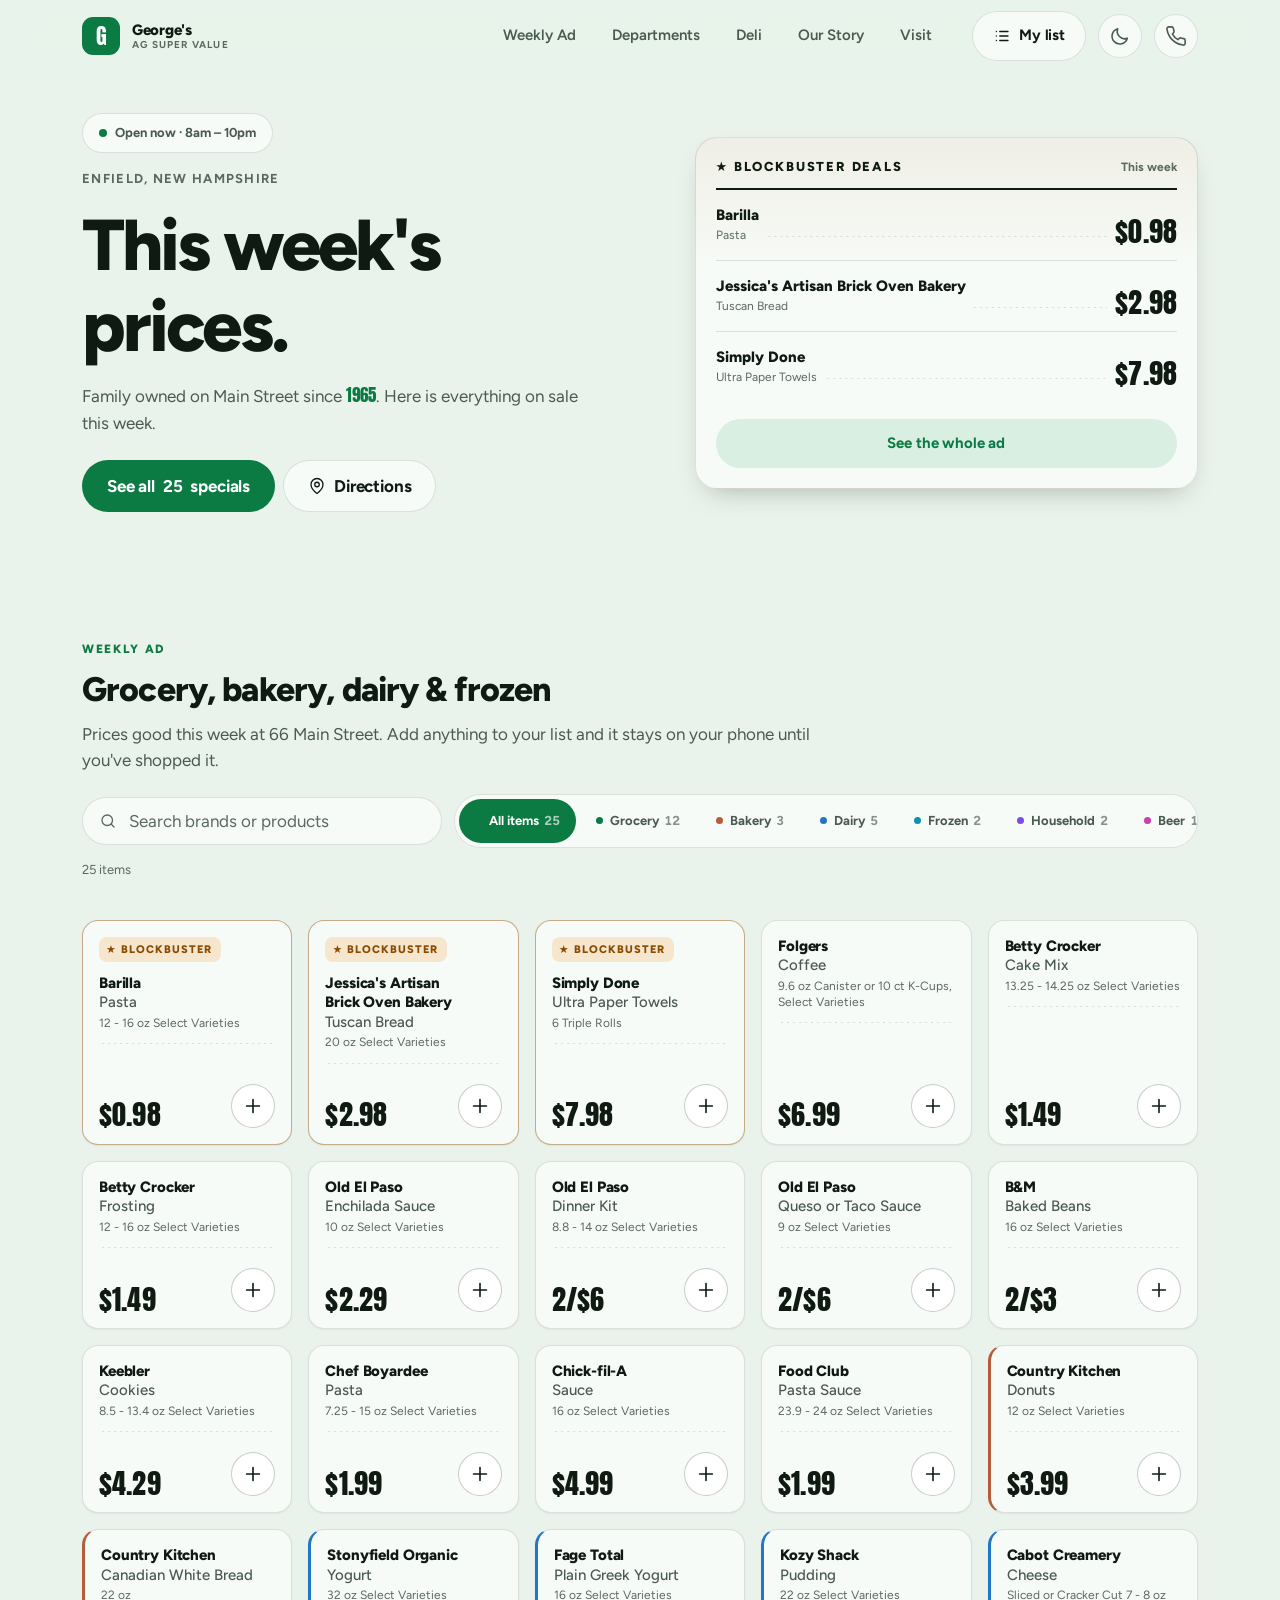
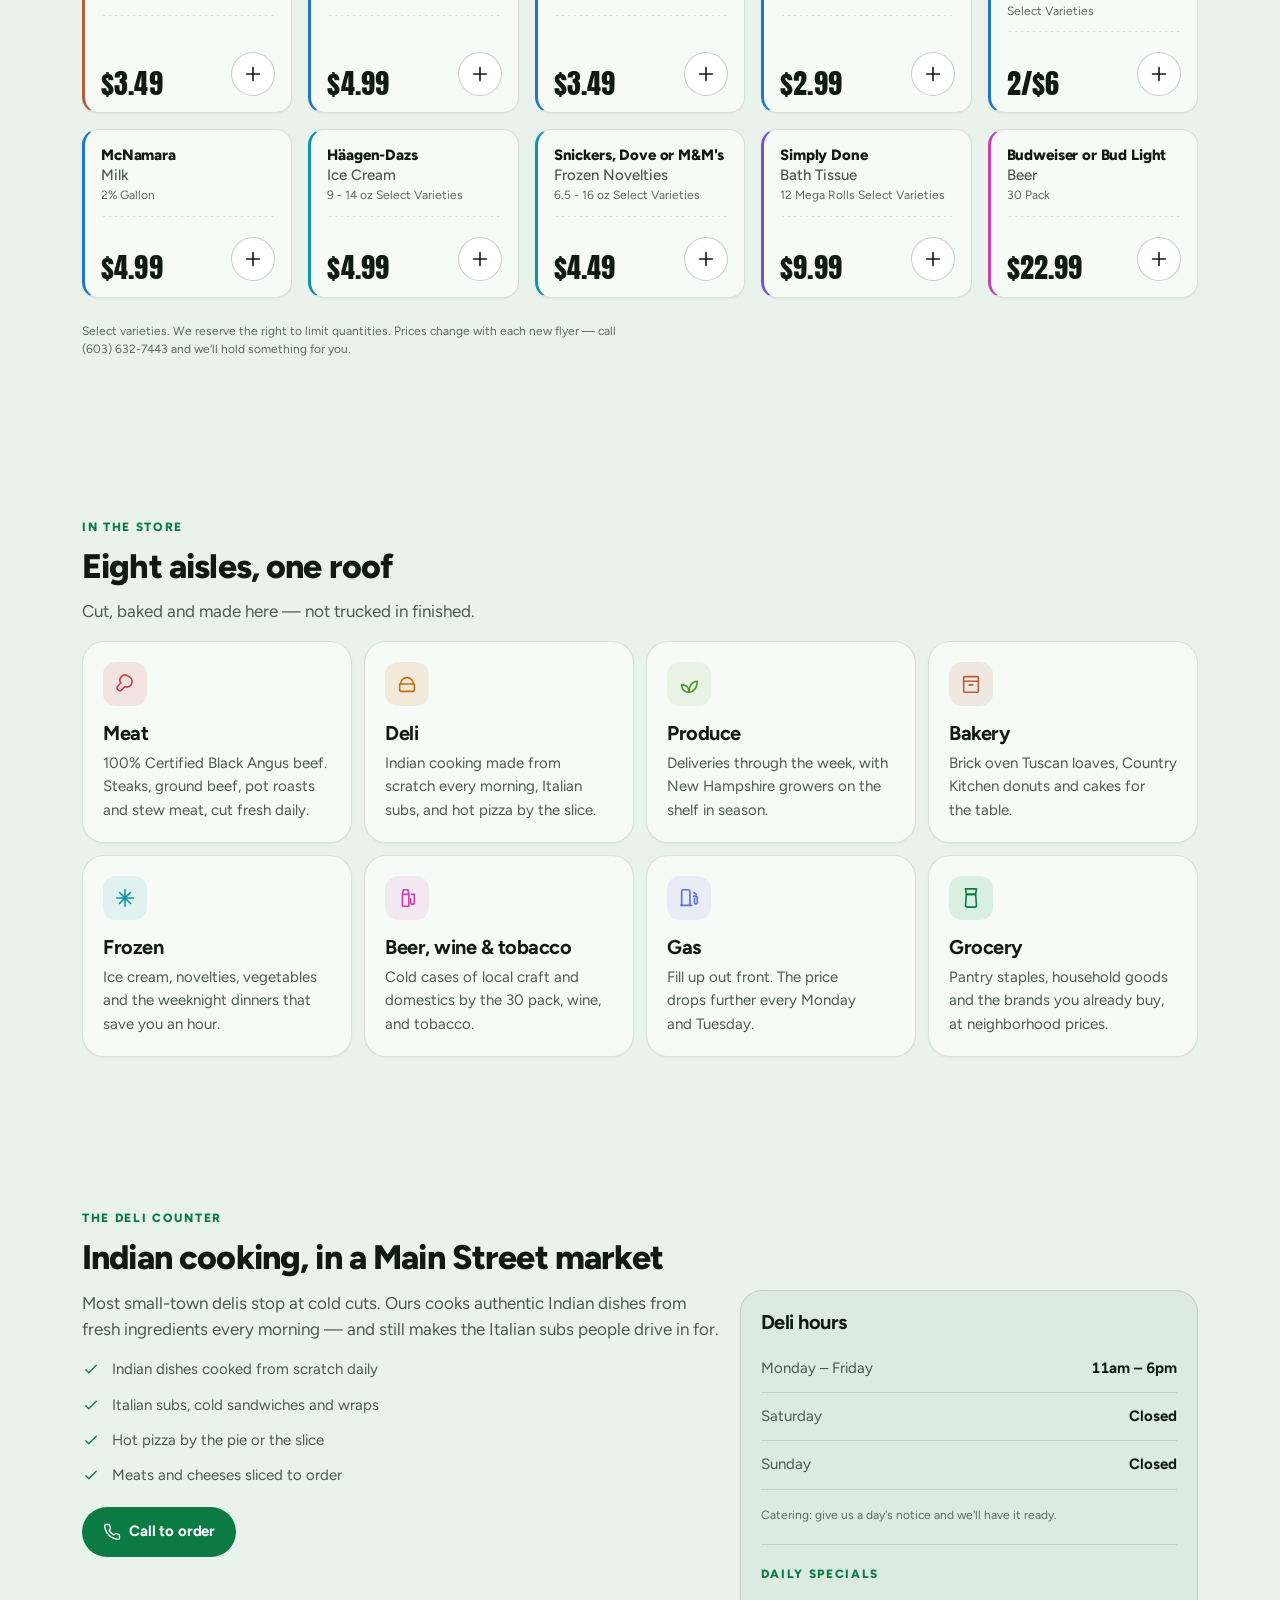
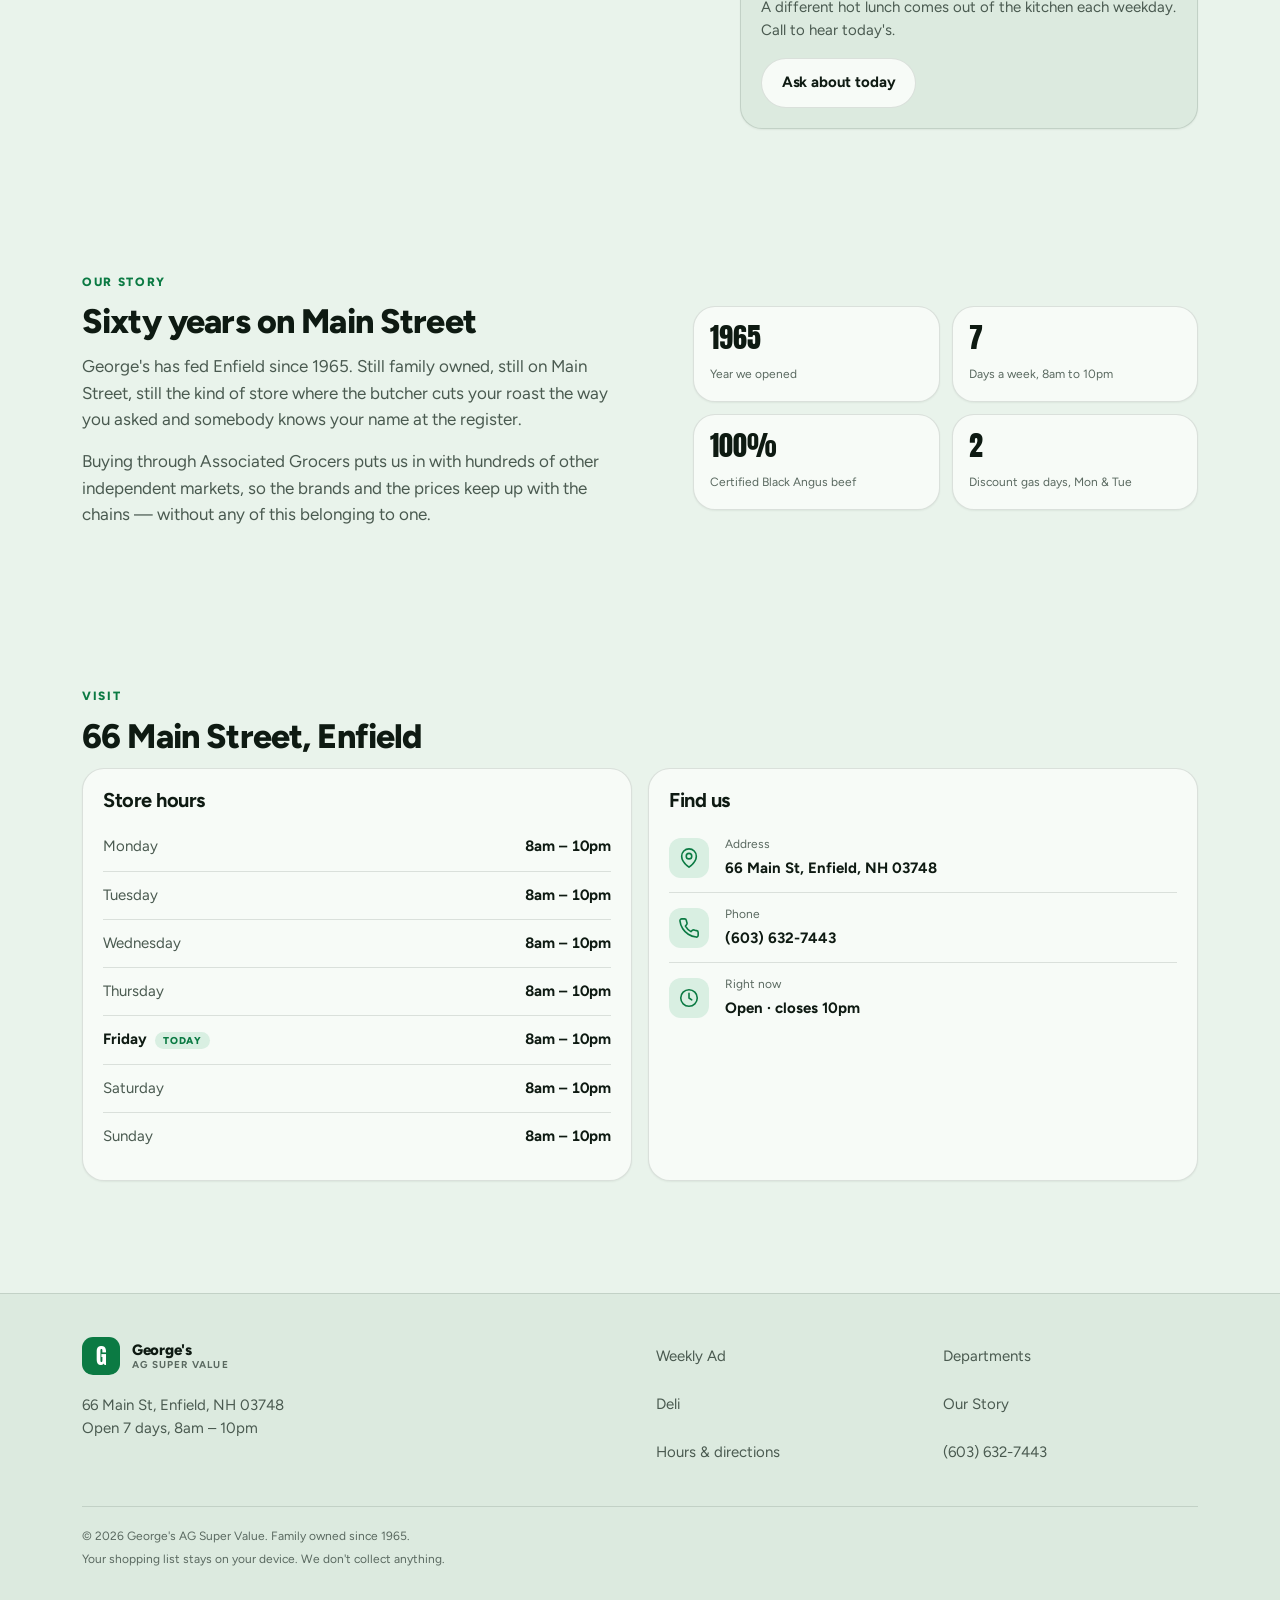
<file: index.html>
<!DOCTYPE html>
<html lang="en">
<head>
<meta charset="utf-8">
<meta name="viewport" content="width=device-width, initial-scale=1, viewport-fit=cover">
<title>George's AG Super Value — Weekly specials in Enfield, NH</title>
<meta name="description" content="This week's prices at George's AG Super Value, 66 Main St, Enfield NH. Family owned since 1965 — full service meat, deli, produce, bakery and frozen, plus discount gas every Monday and Tuesday.">
<meta name="theme-color" content="#0A0D0B" media="(prefers-color-scheme: dark)">
<meta name="theme-color" content="#E9F3EB" media="(prefers-color-scheme: light)">
<meta name="color-scheme" content="dark light">
<meta property="og:title" content="George's AG Super Value — Enfield, NH">
<meta property="og:description" content="This week's prices, the deli counter, and how to find us. Family owned since 1965.">
<meta property="og:type" content="website">
<link rel="icon" href="data:image/svg+xml,<svg xmlns='http://www.w3.org/2000/svg' viewBox='0 0 64 64'><rect width='64' height='64' rx='15' fill='%2334D07F'/><text x='32' y='47' text-anchor='middle' font-size='42' font-family='Impact,sans-serif' fill='%2304170D'>G</text></svg>">

<!-- Critical path: the theme must resolve before first paint or the page
     flashes the wrong colours. This is the only blocking script on the page. -->
<script>
  (function () {
    try {
      var saved = localStorage.getItem("georges-theme");
      if (saved === "light" || saved === "dark") {
        document.documentElement.dataset.theme = saved;
      }
    } catch (e) { /* storage blocked — fall back to the OS preference */ }
  })();
</script>

<link rel="preconnect" href="https://fonts.googleapis.com">
<link rel="preconnect" href="https://fonts.gstatic.com" crossorigin>
<link rel="stylesheet" href="https://fonts.googleapis.com/css2?family=Anton&family=Figtree:wght@400;600;800&display=swap">
<link rel="stylesheet" href="styles.css">
</head>
<body>

<a class="skip-link" href="#weekly">Skip to this week's specials</a>

<!-- ============================ APP BAR ============================ -->
<header class="appbar" id="appbar">
  <div class="wrap appbar__inner">
    <a class="brand" href="#top" aria-label="George's AG Super Value, back to top">
      <span class="brand__mark" aria-hidden="true">G</span>
      <span class="brand__name">
        <b>George's</b>
        <span>AG Super Value</span>
      </span>
    </a>

    <span class="appbar__title" aria-hidden="true">This week's prices</span>

    <nav class="appbar__nav" aria-label="Sections">
      <a href="#weekly">Weekly Ad</a>
      <a href="#departments">Departments</a>
      <a href="#deli">Deli</a>
      <a href="#story">Our Story</a>
      <a href="#visit">Visit</a>
    </nav>

    <!-- Desktop-only entry point to the list sheet — the tab bar that holds
         #tab-list is hidden at this width, so this is the only opener above
         860px. Hidden itself below that width so mobile keeps one control. -->
    <button class="btn btn--plain appbar__list" id="list-open" type="button" aria-haspopup="dialog">
      <svg class="icon icon--sm" viewBox="0 0 24 24" aria-hidden="true"><path d="M9 6h11M9 12h11M9 18h11M4.5 6h.01M4.5 12h.01M4.5 18h.01"/></svg>
      My list
      <span class="badge" id="count-header" hidden>0</span>
    </button>

    <button class="icon-btn" id="theme-toggle" aria-label="Switch to light theme">
      <svg class="icon" id="theme-icon" viewBox="0 0 24 24" aria-hidden="true">
        <circle cx="12" cy="12" r="4.2"/>
        <path d="M12 2.5v2M12 19.5v2M2.5 12h2M19.5 12h2M5.2 5.2l1.4 1.4M17.4 17.4l1.4 1.4M18.8 5.2l-1.4 1.4M6.6 17.4l-1.4 1.4"/>
      </svg>
    </button>

    <a class="icon-btn" href="tel:+16036327443" aria-label="Call the store at 603 632 7443">
      <svg class="icon" viewBox="0 0 24 24" aria-hidden="true"><path d="M22 16.9v3a2 2 0 0 1-2.2 2 19.8 19.8 0 0 1-8.6-3.1 19.5 19.5 0 0 1-6-6A19.8 19.8 0 0 1 2.1 4.2 2 2 0 0 1 4.1 2h3a2 2 0 0 1 2 1.7c.1.9.4 1.8.7 2.7a2 2 0 0 1-.5 2.1L8.1 9.9a16 16 0 0 0 6 6l1.4-1.2a2 2 0 0 1 2.1-.5c.9.3 1.8.6 2.7.7a2 2 0 0 1 1.7 2Z"/></svg>
    </a>
  </div>
</header>

<main id="top">

  <!-- ============================ HERO ============================
       The hero is the circular itself. What this store has to say first is
       what is cheap this week — the story comes after the prices. -->
  <section class="wrap hero" id="home">
    <div class="hero__copy">
      <p class="chip" id="status-chip">
        <span class="chip__dot" aria-hidden="true"></span>
        <span id="status-text">Open today · 8am – 10pm</span>
      </p>

      <span class="hero__meta">Enfield, New Hampshire</span>
      <h1>This week's<br>prices.</h1>
      <p class="hero__lede">Family owned on Main Street since
        <span class="hero__year">1965</span>. Here is everything on sale this week.</p>

      <div class="hero__actions">
        <a class="btn btn--filled btn--lg" href="#weekly">
          See all <span id="hero-count">25</span> specials
        </a>
        <a class="btn btn--plain btn--lg" href="https://maps.google.com/?q=66+Main+St+Enfield+NH+03748" target="_blank" rel="noopener">
          <svg class="icon icon--sm" viewBox="0 0 24 24" aria-hidden="true"><path d="M20 10c0 6-8 12-8 12s-8-6-8-12a8 8 0 0 1 16 0Z"/><circle cx="12" cy="10" r="3"/></svg>
          Directions
        </a>
      </div>
    </div>

    <!-- the signature element: the flyer's dotted leader rows -->
    <div class="flyer" id="flyer">
      <div class="flyer__head">
        <h2 class="flyer__title">★ Blockbuster deals</h2>
        <span class="flyer__count">This week</span>
      </div>
      <div id="flyer-items"></div>
      <a class="btn btn--tinted btn--block flyer__cta" href="#weekly">See the whole ad</a>
    </div>
  </section>

  <!-- ============================ WEEKLY AD ============================ -->
  <section class="wrap section ad" id="weekly" aria-labelledby="weekly-title">
    <span class="section__eyebrow">Weekly Ad</span>
    <h2 id="weekly-title">Grocery, bakery, dairy &amp; frozen</h2>
    <p class="section__lede">Prices good this week at 66 Main Street. Add anything
      to your list and it stays on your phone until you've shopped it.</p>

    <div class="ad__controls">
      <div class="field" id="search-field">
        <svg class="icon icon--sm" viewBox="0 0 24 24" aria-hidden="true"><circle cx="11" cy="11" r="7"/><path d="m20 20-3.6-3.6"/></svg>
        <input type="search" id="search" placeholder="Search brands or products" aria-label="Search this week's specials" autocomplete="off">
        <button class="field__clear" id="search-clear" type="button" aria-label="Clear search">
          <svg class="icon icon--sm" viewBox="0 0 24 24" aria-hidden="true"><path d="M6 6l12 12M18 6 6 18"/></svg>
        </button>
      </div>

      <div class="segmented" id="filters" role="tablist" aria-label="Filter by department">
        <span class="segmented__indicator" id="filter-indicator" aria-hidden="true"></span>
      </div>

      <p class="ad__status" id="ad-status" role="status" aria-live="polite"></p>
    </div>

    <div class="ad__grid" id="ad-grid"></div>

    <div class="ad__empty" id="ad-empty" hidden>
      <b>No matches</b>
      <p>Nothing in this week's ad uses that word. Try a brand name like Barilla, or clear the search to see all 25.</p>
      <button class="btn btn--tinted" id="empty-reset" type="button">Show all specials</button>
    </div>

    <p class="ad__fine">Select varieties. We reserve the right to limit quantities.
      Prices change with each new flyer — call (603) 632-7443 and we'll hold something for you.</p>
  </section>

  <!-- ============================ DEPARTMENTS ============================ -->
  <section class="section" id="departments" aria-labelledby="dept-title">
    <div class="wrap">
      <span class="section__eyebrow">In the store</span>
      <h2 id="dept-title">Eight aisles, one roof</h2>
      <p class="section__lede">Cut, baked and made here — not trucked in finished.</p>
    </div>

    <div class="aisle" id="aisle" tabindex="0" role="group" aria-label="Store departments, scroll sideways">
        <article class="card dept dept--meat reveal">
          <span class="dept__icon" aria-hidden="true"><svg class="icon" viewBox="0 0 24 24"><path d="M15.5 3.5a5.5 5.5 0 0 0-8 7.4L4 14.4a3 3 0 0 0 4.2 4.2l3.5-3.5a5.5 5.5 0 0 0 3.8-11.6Z"/></svg></span>
          <h3>Meat</h3>
          <p>100% Certified Black Angus beef. Steaks, ground beef, pot roasts and stew meat, cut fresh daily.</p>
        </article>

        <article class="card dept dept--deli reveal">
          <span class="dept__icon" aria-hidden="true"><svg class="icon" viewBox="0 0 24 24"><path d="M4 12h16v6a2 2 0 0 1-2 2H6a2 2 0 0 1-2-2v-6Z"/><path d="M5 12a7 7 0 0 1 14 0"/></svg></span>
          <h3>Deli</h3>
          <p>Indian cooking made from scratch every morning, Italian subs, and hot pizza by the slice.</p>
        </article>

        <article class="card dept dept--produce reveal">
          <span class="dept__icon" aria-hidden="true"><svg class="icon" viewBox="0 0 24 24"><path d="M12 21c-5 0-8-3.5-8-8 4 0 8 1.5 8 8Z"/><path d="M12 21c0-7 4-12 9-12 0 6-3.5 12-9 12Z"/></svg></span>
          <h3>Produce</h3>
          <p>Deliveries through the week, with New Hampshire growers on the shelf in season.</p>
        </article>

        <article class="card dept dept--bakery reveal">
          <span class="dept__icon" aria-hidden="true"><svg class="icon" viewBox="0 0 24 24"><path d="M4 9h16v11a1 1 0 0 1-1 1H5a1 1 0 0 1-1-1V9Z"/><path d="M4 9V5a1 1 0 0 1 1-1h14a1 1 0 0 1 1 1v4"/><path d="M10 13h4"/></svg></span>
          <h3>Bakery</h3>
          <p>Brick oven Tuscan loaves, Country Kitchen donuts and cakes for the table.</p>
        </article>

        <article class="card dept dept--frozen reveal">
          <span class="dept__icon" aria-hidden="true"><svg class="icon" viewBox="0 0 24 24"><path d="M12 3v18M3 12h18M6 6l12 12M18 6 6 18"/></svg></span>
          <h3>Frozen</h3>
          <p>Ice cream, novelties, vegetables and the weeknight dinners that save you an hour.</p>
        </article>

        <article class="card dept dept--beverages reveal">
          <span class="dept__icon" aria-hidden="true"><svg class="icon" viewBox="0 0 24 24"><path d="M8 3h5l1 5v13H7V8l1-5Z"/><path d="M8 8h6"/><path d="M17 8h3v9a2 2 0 0 1-4 0v-4"/></svg></span>
          <h3>Beer, wine &amp; tobacco</h3>
          <p>Cold cases of local craft and domestics by the 30 pack, wine, and tobacco.</p>
        </article>

        <article class="card dept dept--gas reveal">
          <span class="dept__icon" aria-hidden="true"><svg class="icon" viewBox="0 0 24 24"><path d="M4 20V5a2 2 0 0 1 2-2h5a2 2 0 0 1 2 2v15"/><path d="M3 20h12"/><path d="M17 10h2a2 2 0 0 1 2 2v5a1.5 1.5 0 0 1-3 0v-5"/><path d="M17 6l3 2"/></svg></span>
          <h3>Gas</h3>
          <p>Fill up out front. The price drops further every Monday and Tuesday.</p>
        </article>

        <article class="card dept reveal">
          <span class="dept__icon" aria-hidden="true"><svg class="icon" viewBox="0 0 24 24"><path d="M6 2h12l-1 6H7L6 2Z"/><path d="M7 8h10l1 12a2 2 0 0 1-2 2H8a2 2 0 0 1-2-2L7 8Z"/></svg></span>
          <h3>Grocery</h3>
          <p>Pantry staples, household goods and the brands you already buy, at neighborhood prices.</p>
      </article>
    </div>
  </section>

  <!-- ============================ DELI ============================ -->
  <section class="wrap section" id="deli" aria-labelledby="deli-title">
    <span class="section__eyebrow">The deli counter</span>
    <h2 id="deli-title">Indian cooking, in a Main Street market</h2>

    <div class="deli">
      <div>
        <p class="section__lede">Most small-town delis stop at cold cuts. Ours cooks
          authentic Indian dishes from fresh ingredients every morning — and still
          makes the Italian subs people drive in for.</p>

        <ul class="deli__list">
          <li><svg class="icon icon--sm" viewBox="0 0 24 24" aria-hidden="true"><path d="M5 13l4 4L19 7"/></svg> Indian dishes cooked from scratch daily</li>
          <li><svg class="icon icon--sm" viewBox="0 0 24 24" aria-hidden="true"><path d="M5 13l4 4L19 7"/></svg> Italian subs, cold sandwiches and wraps</li>
          <li><svg class="icon icon--sm" viewBox="0 0 24 24" aria-hidden="true"><path d="M5 13l4 4L19 7"/></svg> Hot pizza by the pie or the slice</li>
          <li><svg class="icon icon--sm" viewBox="0 0 24 24" aria-hidden="true"><path d="M5 13l4 4L19 7"/></svg> Meats and cheeses sliced to order</li>
        </ul>

        <a class="btn btn--filled" href="tel:+16036327443">
          <svg class="icon icon--sm" viewBox="0 0 24 24" aria-hidden="true"><path d="M22 16.9v3a2 2 0 0 1-2.2 2 19.8 19.8 0 0 1-8.6-3.1 19.5 19.5 0 0 1-6-6A19.8 19.8 0 0 1 2.1 4.2 2 2 0 0 1 4.1 2h3a2 2 0 0 1 2 1.7c.1.9.4 1.8.7 2.7a2 2 0 0 1-.5 2.1L8.1 9.9a16 16 0 0 0 6 6l1.4-1.2a2 2 0 0 1 2.1-.5c.9.3 1.8.6 2.7.7a2 2 0 0 1 1.7 2Z"/></svg>
          Call to order
        </a>
      </div>

      <aside class="card deli__aside">
        <h3>Deli hours</h3>
        <div class="hours__row"><span>Monday – Friday</span><b>11am – 6pm</b></div>
        <div class="hours__row"><span>Saturday</span><b>Closed</b></div>
        <div class="hours__row"><span>Sunday</span><b>Closed</b></div>
        <p class="deli__note">Catering: give us a day's notice and we'll have it ready.</p>

        <div class="deli__special">
          <span class="section__eyebrow">Daily specials</span>
          <p style="font-size:var(--text-subhead);color:var(--ink-secondary);margin:0 0 var(--sp-4)">
            A different hot lunch comes out of the kitchen each weekday. Call to hear today's.</p>
          <a class="btn btn--plain" href="tel:+16036327443">Ask about today</a>
        </div>
      </aside>
    </div>
  </section>

  <!-- ============================ STORY ============================ -->
  <section class="wrap section" id="story" aria-labelledby="story-title">
    <div class="story">
      <div>
        <span class="section__eyebrow">Our story</span>
        <h2 id="story-title">Sixty years on Main Street</h2>
        <p class="section__lede">George's has fed Enfield since 1965. Still family
          owned, still on Main Street, still the kind of store where the butcher
          cuts your roast the way you asked and somebody knows your name at the register.</p>
        <p class="section__lede">Buying through Associated Grocers puts us in with
          hundreds of other independent markets, so the brands and the prices keep up
          with the chains — without any of this belonging to one.</p>
      </div>

      <div class="story__stats">
        <div class="card stat reveal"><b>1965</b><span>Year we opened</span></div>
        <div class="card stat reveal"><b>7</b><span>Days a week, 8am to 10pm</span></div>
        <div class="card stat reveal"><b>100%</b><span>Certified Black Angus beef</span></div>
        <div class="card stat reveal"><b>2</b><span>Discount gas days, Mon &amp; Tue</span></div>
      </div>
    </div>
  </section>

  <!-- ============================ VISIT ============================ -->
  <section class="wrap section" id="visit" aria-labelledby="visit-title">
    <span class="section__eyebrow">Visit</span>
    <h2 id="visit-title">66 Main Street, Enfield</h2>

    <div class="visit">
      <article class="card visit__card">
        <h3>Store hours</h3>
        <div class="hours__row" data-day="1"><span>Monday</span><b>8am – 10pm</b></div>
        <div class="hours__row" data-day="2"><span>Tuesday</span><b>8am – 10pm</b></div>
        <div class="hours__row" data-day="3"><span>Wednesday</span><b>8am – 10pm</b></div>
        <div class="hours__row" data-day="4"><span>Thursday</span><b>8am – 10pm</b></div>
        <div class="hours__row" data-day="5"><span>Friday</span><b>8am – 10pm</b></div>
        <div class="hours__row" data-day="6"><span>Saturday</span><b>8am – 10pm</b></div>
        <div class="hours__row" data-day="0"><span>Sunday</span><b>8am – 10pm</b></div>
      </article>

      <article class="card visit__card">
        <h3>Find us</h3>
        <a class="contact" href="https://maps.google.com/?q=66+Main+St+Enfield+NH+03748" target="_blank" rel="noopener">
          <span class="contact__icon" aria-hidden="true"><svg class="icon" viewBox="0 0 24 24"><path d="M20 10c0 6-8 12-8 12s-8-6-8-12a8 8 0 0 1 16 0Z"/><circle cx="12" cy="10" r="3"/></svg></span>
          <span><small>Address</small><b>66 Main St, Enfield, NH 03748</b></span>
        </a>
        <a class="contact" href="tel:+16036327443">
          <span class="contact__icon" aria-hidden="true"><svg class="icon" viewBox="0 0 24 24"><path d="M22 16.9v3a2 2 0 0 1-2.2 2 19.8 19.8 0 0 1-8.6-3.1 19.5 19.5 0 0 1-6-6A19.8 19.8 0 0 1 2.1 4.2 2 2 0 0 1 4.1 2h3a2 2 0 0 1 2 1.7c.1.9.4 1.8.7 2.7a2 2 0 0 1-.5 2.1L8.1 9.9a16 16 0 0 0 6 6l1.4-1.2a2 2 0 0 1 2.1-.5c.9.3 1.8.6 2.7.7a2 2 0 0 1 1.7 2Z"/></svg></span>
          <span><small>Phone</small><b>(603) 632-7443</b></span>
        </a>
        <div class="contact">
          <span class="contact__icon" aria-hidden="true"><svg class="icon" viewBox="0 0 24 24"><circle cx="12" cy="12" r="9"/><path d="M12 7v5l3 2"/></svg></span>
          <span><small>Right now</small><b id="status-long">Open · closes 10pm</b></span>
        </div>
      </article>
    </div>
  </section>
</main>

<!-- ============================ FOOTER ============================ -->
<footer class="footer">
  <div class="wrap">
    <div class="footer__grid">
      <div>
        <a class="brand" href="#top">
          <span class="brand__mark" aria-hidden="true">G</span>
          <span class="brand__name"><b>George's</b><span>AG Super Value</span></span>
        </a>
        <p style="margin-top:var(--sp-4);color:var(--ink-secondary);font-size:var(--text-subhead)">
          66 Main St, Enfield, NH 03748<br>Open 7 days, 8am – 10pm</p>
      </div>

      <nav class="footer__links" aria-label="Footer">
        <a href="#weekly">Weekly Ad</a>
        <a href="#departments">Departments</a>
        <a href="#deli">Deli</a>
        <a href="#story">Our Story</a>
        <a href="#visit">Hours &amp; directions</a>
        <a href="tel:+16036327443">(603) 632-7443</a>
      </nav>
    </div>

    <div class="footer__legal">
      <span>&copy; <span id="year">2026</span> George's AG Super Value. Family owned since 1965.</span>
      <span>Your shopping list stays on your device. We don't collect anything.</span>
    </div>
  </div>
</footer>

<!-- ============================ TAB BAR ============================ -->
<nav class="tabbar" aria-label="Primary">
  <a class="tab" href="#top" data-section="home" aria-current="true">
    <svg class="icon" viewBox="0 0 24 24" aria-hidden="true"><path d="M4 11l8-7 8 7v8a1 1 0 0 1-1 1h-5v-6H10v6H5a1 1 0 0 1-1-1v-8Z"/></svg>
    <span>Home</span>
  </a>
  <a class="tab" href="#weekly" data-section="weekly">
    <svg class="icon" viewBox="0 0 24 24" aria-hidden="true"><path d="M4 4h16v16H4z"/><path d="M4 9h16M9 9v11"/></svg>
    <span>Weekly Ad</span>
  </a>
  <a class="tab" href="#deli" data-section="deli">
    <svg class="icon" viewBox="0 0 24 24" aria-hidden="true"><path d="M4 12h16v6a2 2 0 0 1-2 2H6a2 2 0 0 1-2-2v-6Z"/><path d="M5 12a7 7 0 0 1 14 0"/></svg>
    <span>Deli</span>
  </a>
  <a class="tab" href="#visit" data-section="visit">
    <svg class="icon" viewBox="0 0 24 24" aria-hidden="true"><path d="M20 10c0 6-8 12-8 12s-8-6-8-12a8 8 0 0 1 16 0Z"/><circle cx="12" cy="10" r="3"/></svg>
    <span>Visit</span>
  </a>
  <button class="tab" id="tab-list" type="button" aria-haspopup="dialog">
    <svg class="icon" viewBox="0 0 24 24" aria-hidden="true"><path d="M9 6h11M9 12h11M9 18h11M4.5 6h.01M4.5 12h.01M4.5 18h.01"/></svg>
    <span>My List</span>
    <span class="badge tab__badge" id="count-tab" hidden>0</span>
  </button>
</nav>

<!-- ============================ LIST SHEET ============================ -->
<div class="scrim" id="scrim" hidden></div>

<aside class="sheet" id="sheet" role="dialog" aria-modal="true" aria-labelledby="sheet-title" hidden>
  <div class="sheet__grabber" id="grabber" role="presentation"></div>

  <div class="sheet__head">
    <h2 id="sheet-title">My list <span class="badge" id="count-sheet">0</span></h2>
    <button class="icon-btn" id="sheet-close" type="button" aria-label="Close my list">
      <svg class="icon" viewBox="0 0 24 24" aria-hidden="true"><path d="M6 6l12 12M18 6 6 18"/></svg>
    </button>
  </div>

  <div class="sheet__body" id="sheet-body"></div>

  <div class="sheet__foot">
    <div class="hours__row" style="border:0;padding-top:0">
      <span>Estimated total</span>
      <b class="price price--lg" id="list-total">$0.00</b>
    </div>
    <div style="display:flex;gap:var(--touch-gap);margin-top:var(--sp-3)">
      <button class="btn btn--plain btn--block" id="list-clear" type="button">Clear</button>
      <button class="btn btn--filled btn--block" id="list-print" type="button">Print list</button>
    </div>
  </div>
</aside>

<!-- ============================ TOAST ============================ -->
<div class="toast" id="toast" role="status" aria-live="polite">
  <span class="toast__text" id="toast-text"></span>
  <button class="toast__action" id="toast-action" type="button">Undo</button>
</div>

<script src="data/products.js" defer></script>
<script src="app.js" defer></script>
</body>
</html>
</file>
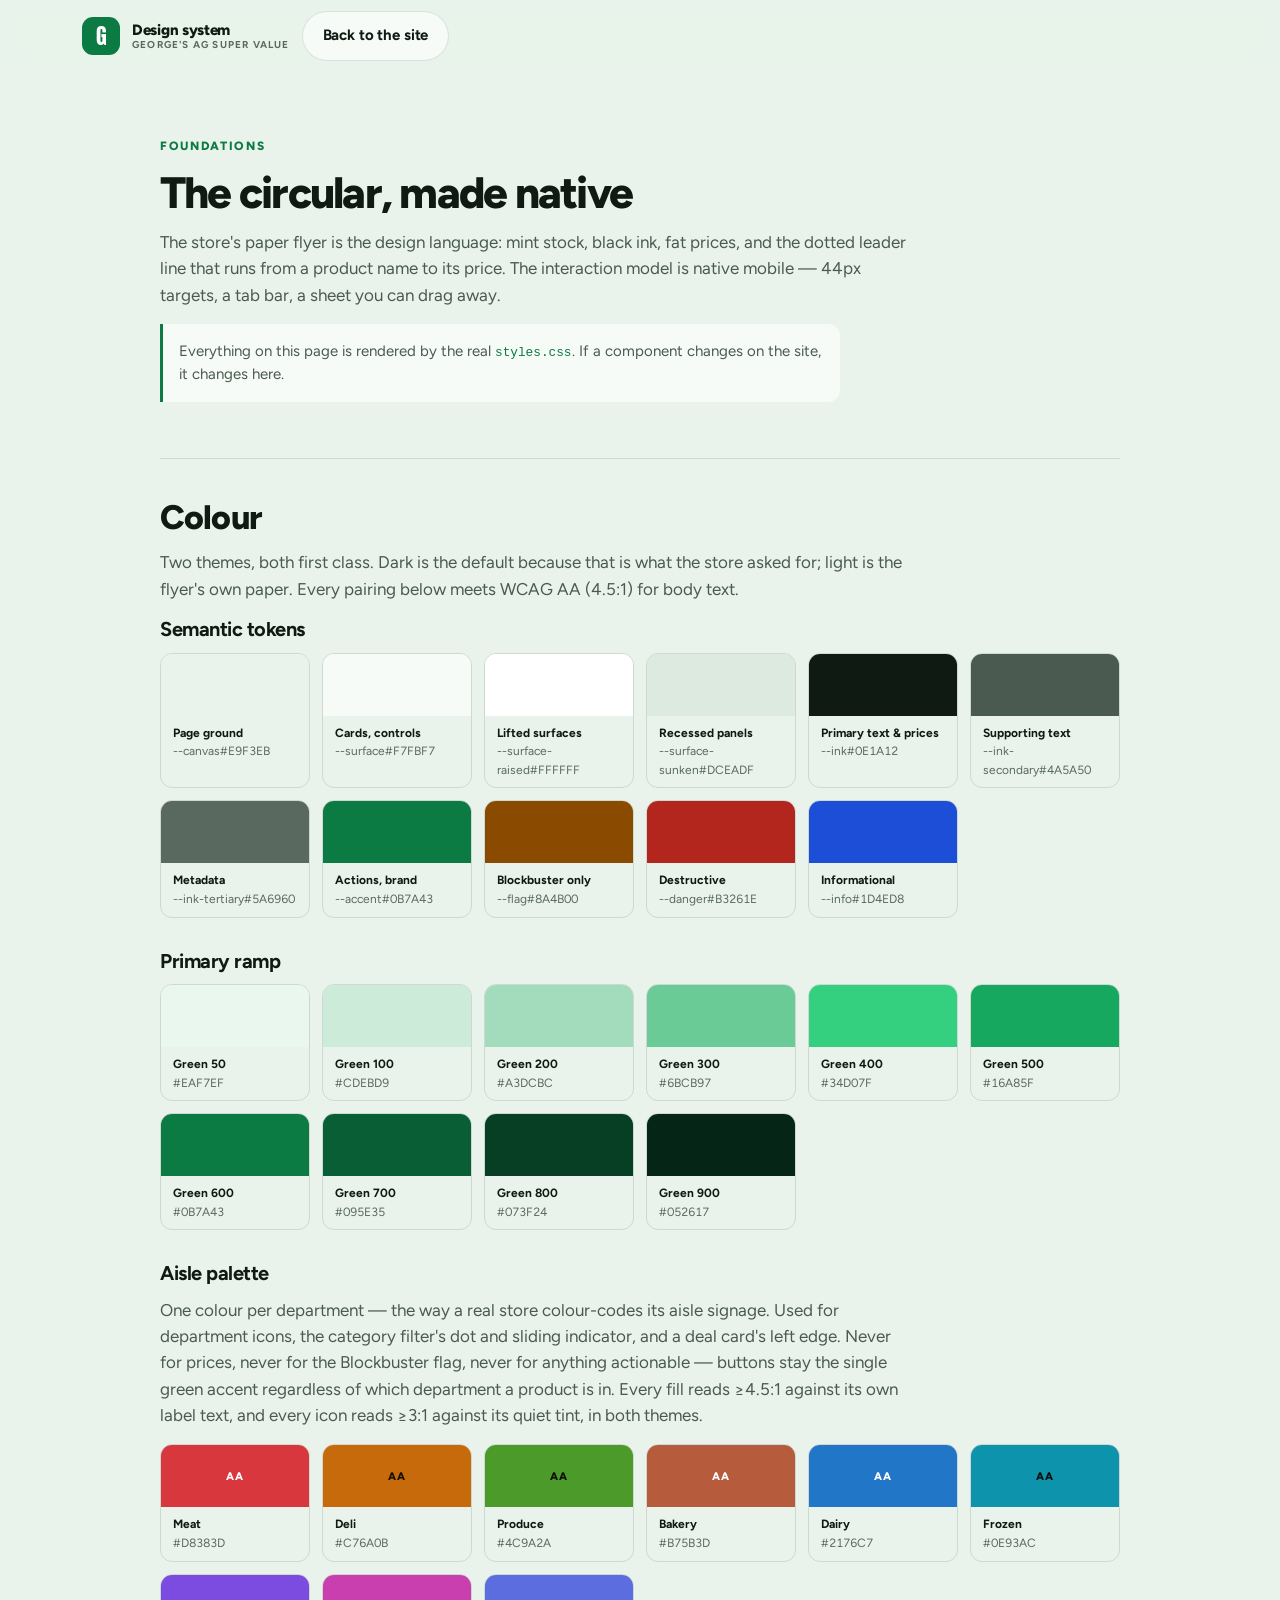
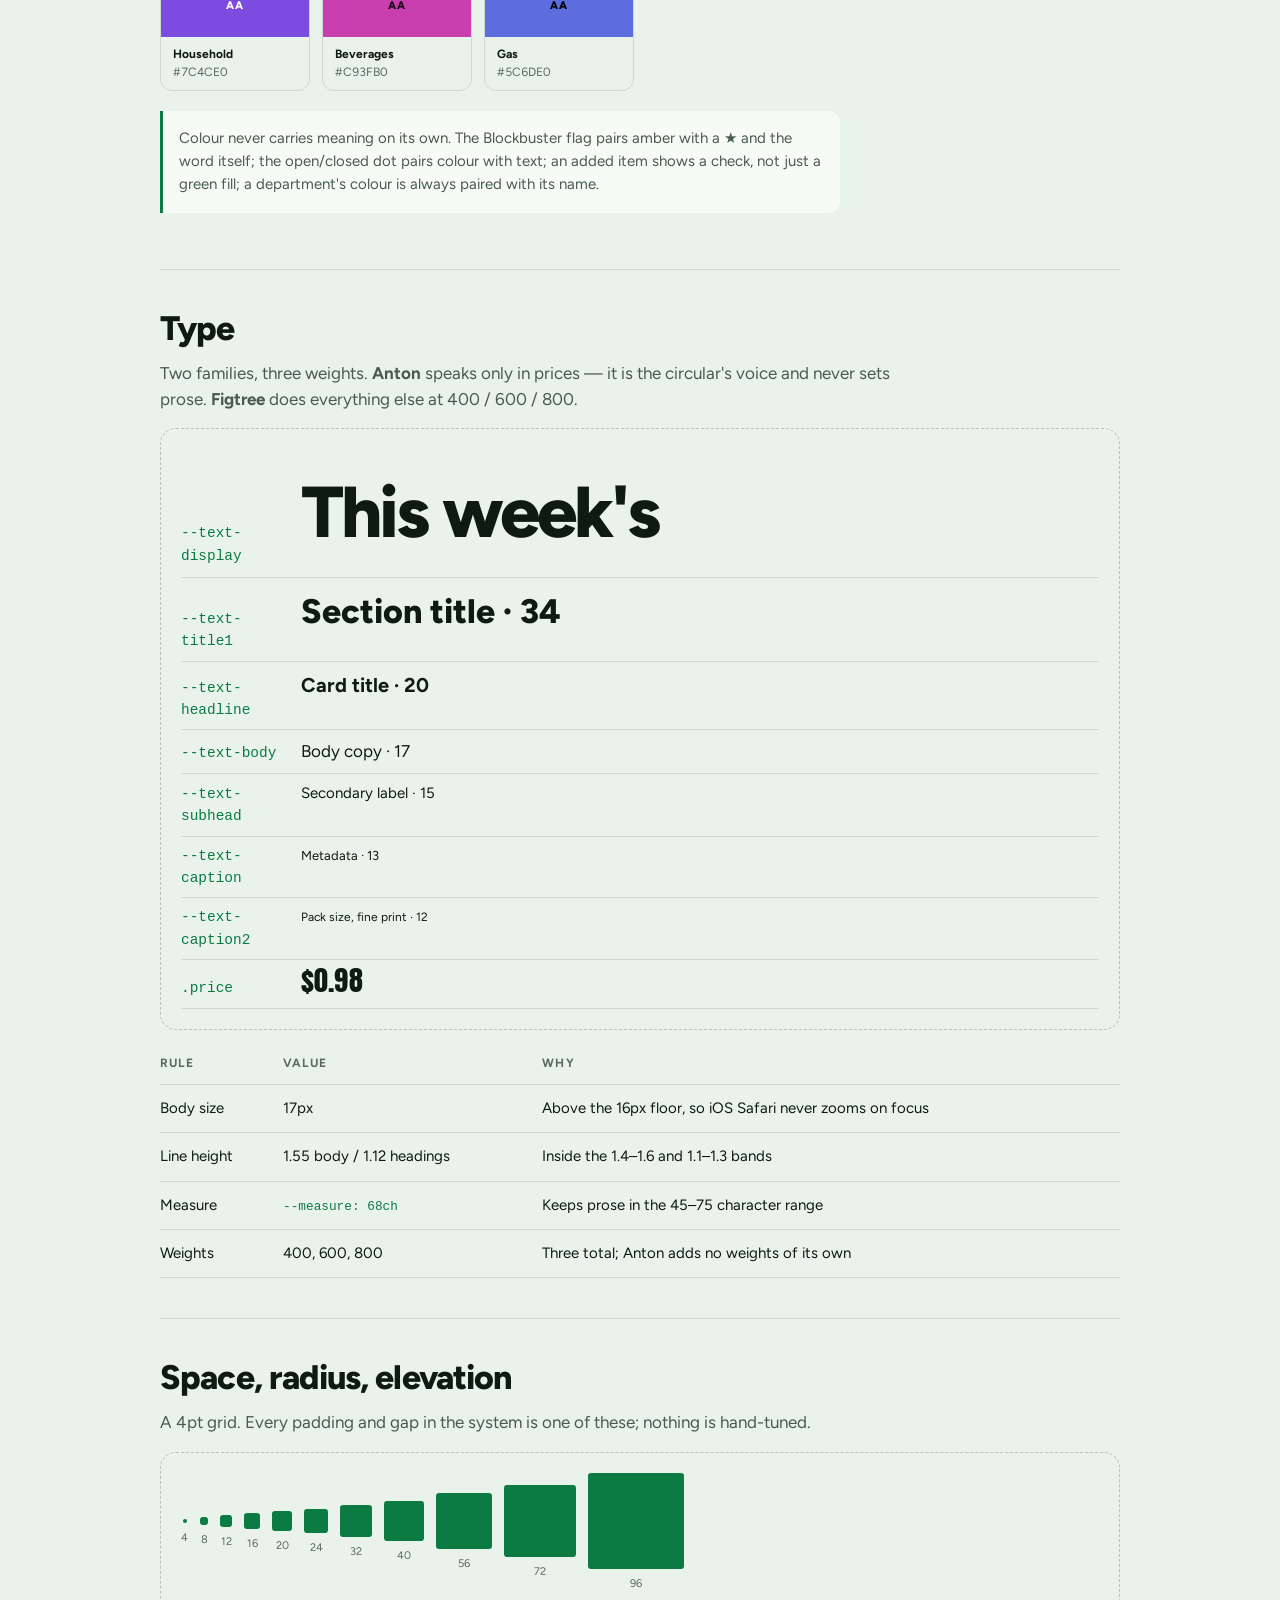
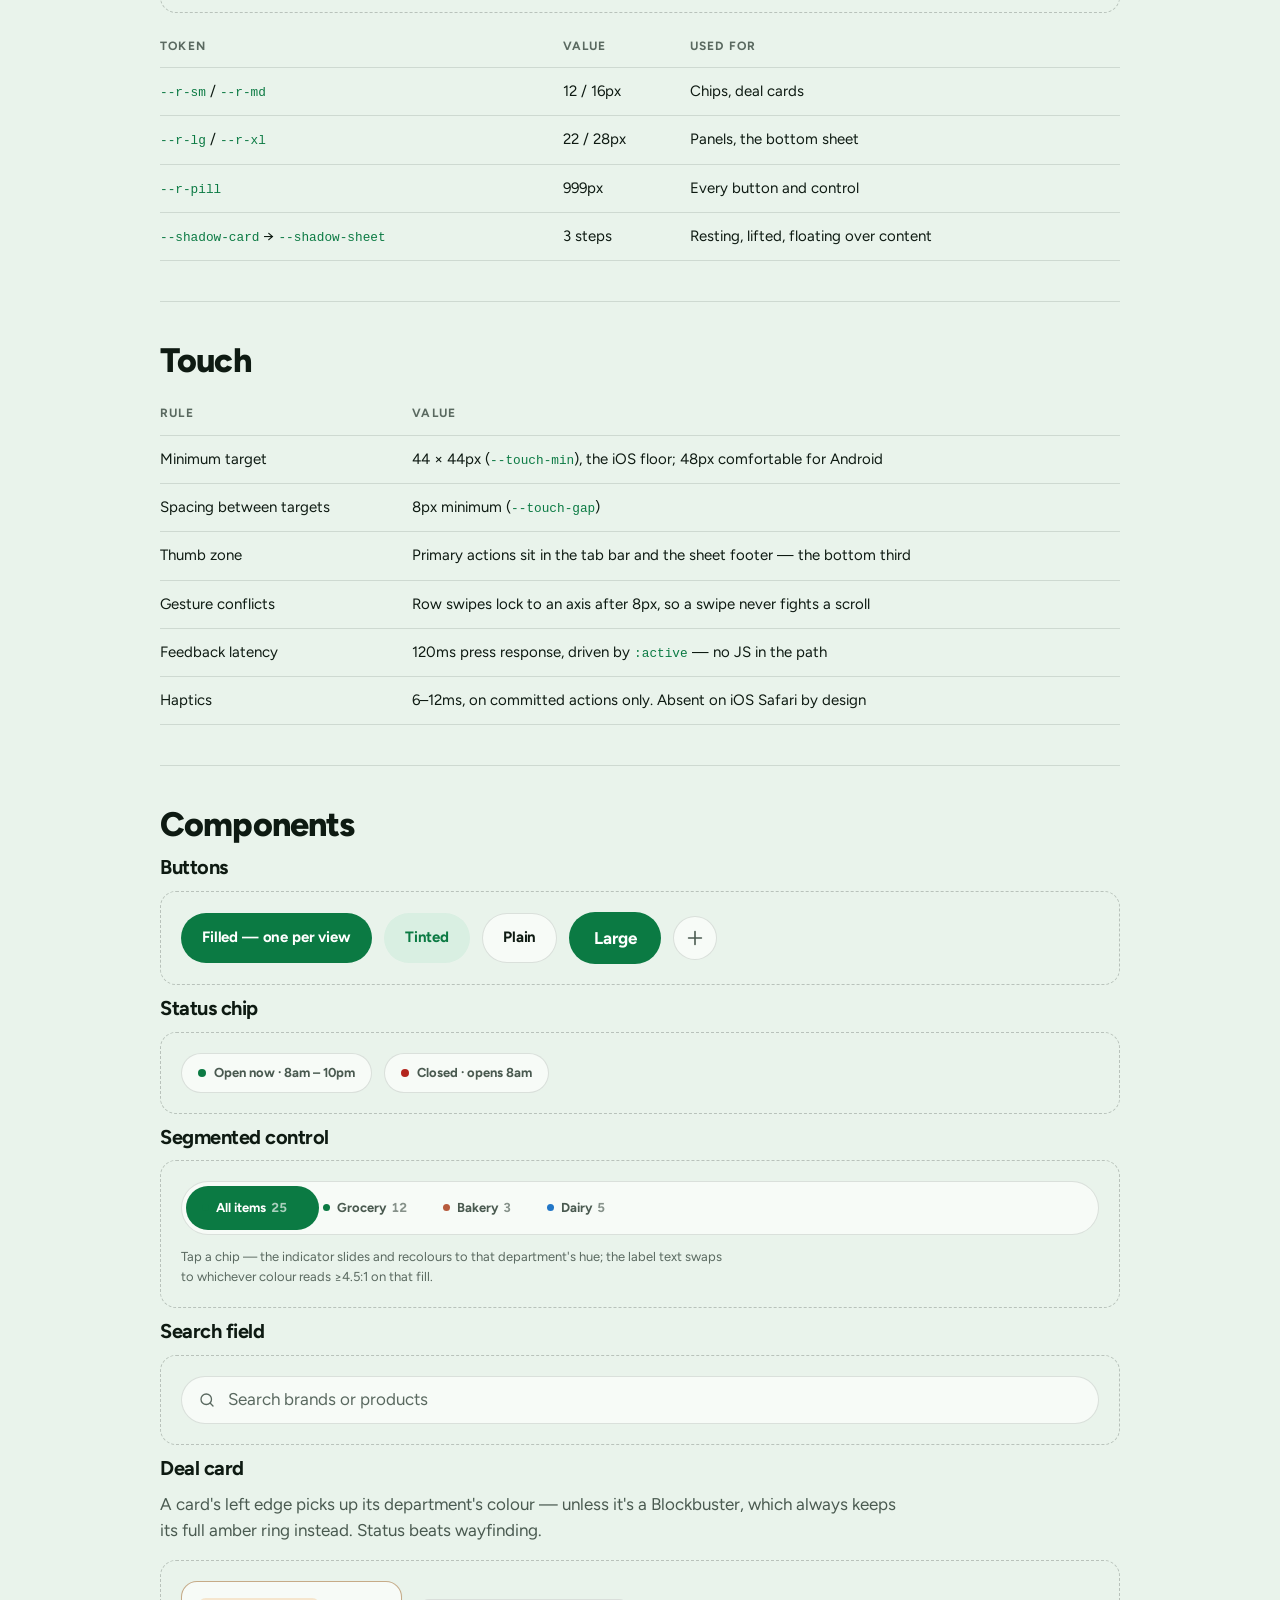
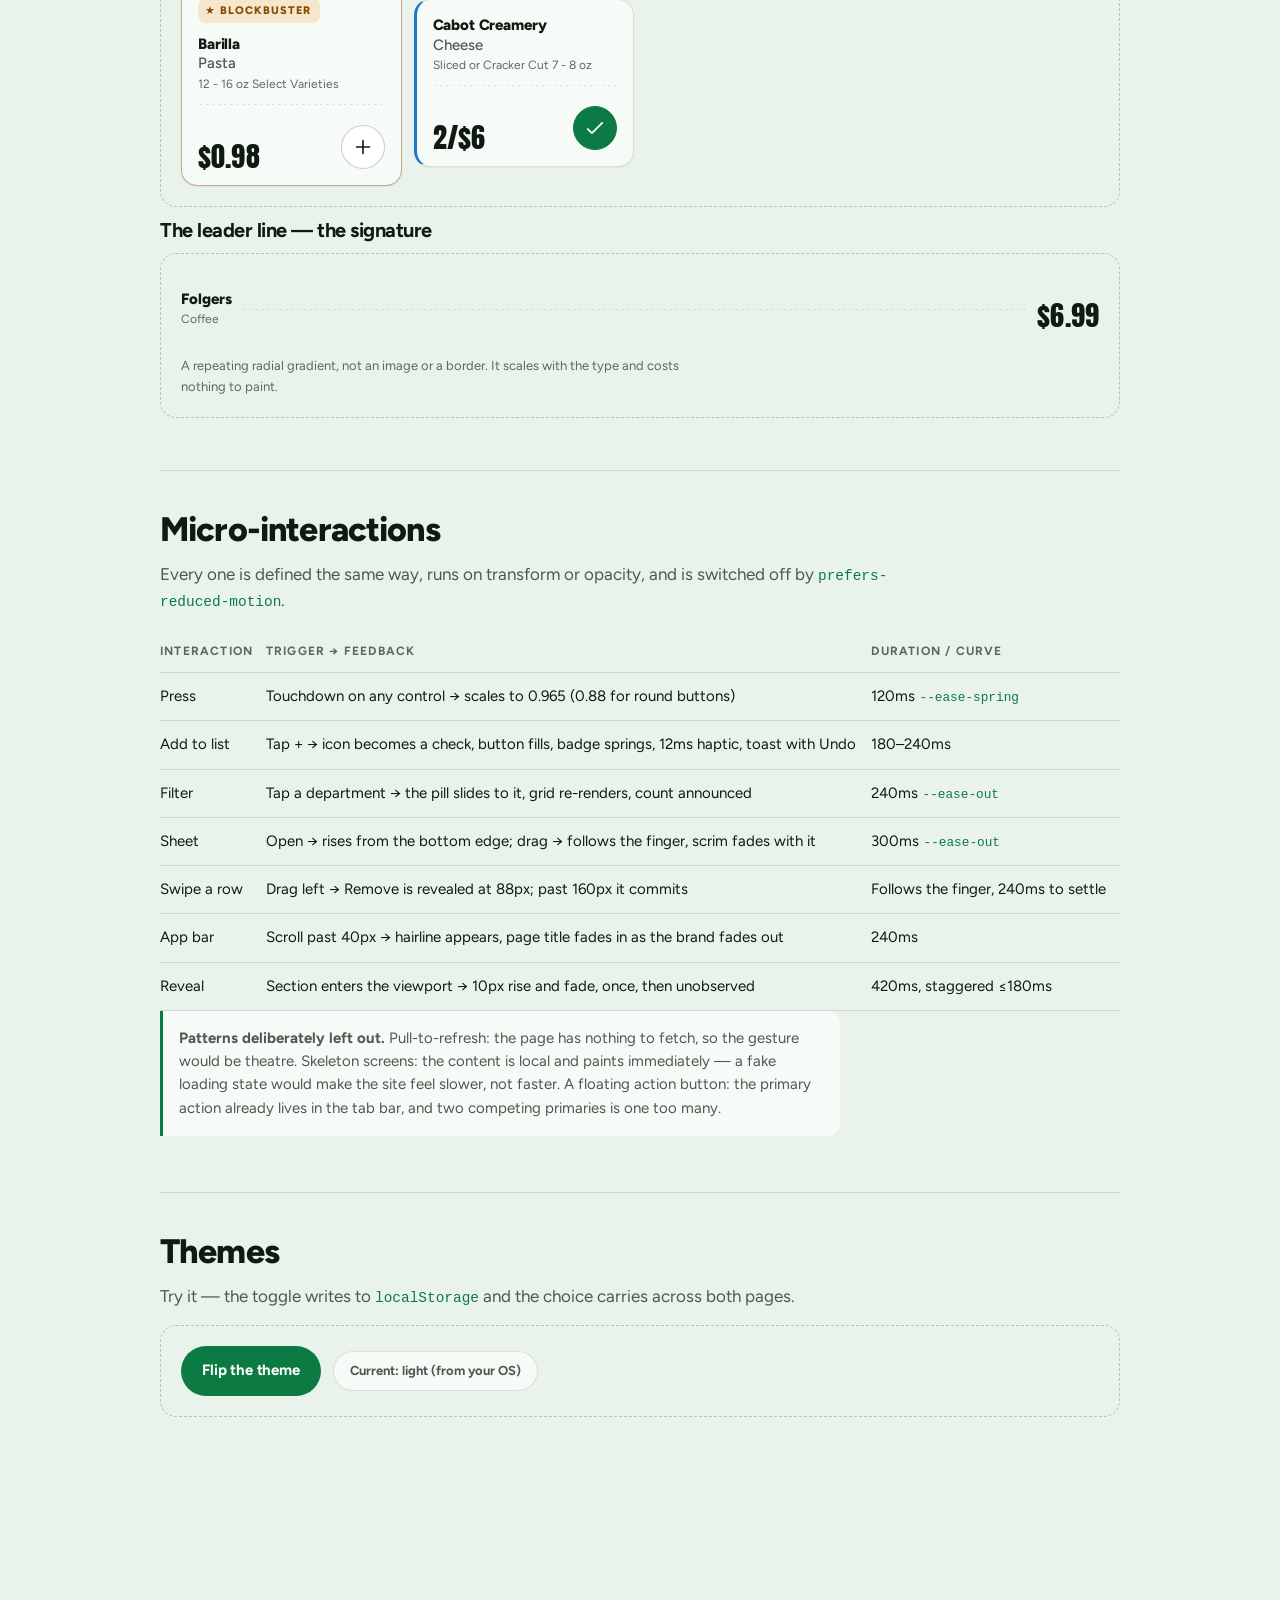
<file: design-system.html>
<!DOCTYPE html>
<html lang="en">
<head>
<meta charset="utf-8">
<meta name="viewport" content="width=device-width, initial-scale=1, viewport-fit=cover">
<title>Design system — George's AG Super Value</title>
<meta name="description" content="The living style guide for georgesagsupervalue.com: colour tokens, type scale, spacing, components and micro-interactions.">
<script>
  (function(){ try { var s = localStorage.getItem("georges-theme");
    if (s === "light" || s === "dark") document.documentElement.dataset.theme = s; } catch(e){} })();
</script>
<link rel="preconnect" href="https://fonts.googleapis.com">
<link rel="preconnect" href="https://fonts.gstatic.com" crossorigin>
<link rel="stylesheet" href="https://fonts.googleapis.com/css2?family=Anton&family=Figtree:wght@400;600;800&display=swap">
<link rel="stylesheet" href="styles.css">
<style>
  /* Page-specific scaffolding. The components themselves come from
     styles.css untouched, so this guide can never drift from the site. */
  body { padding-bottom: var(--sp-14); }
  .guide { max-width: 1000px; margin-inline: auto; padding: var(--sp-6) var(--sp-5) var(--sp-24); }
  .guide section { padding-block: var(--sp-10); border-top: 1px solid var(--line); }
  .guide section:first-of-type { border-top: 0; }
  .specimen {
    display: flex; flex-wrap: wrap; gap: var(--sp-3);
    align-items: center;
    padding: var(--sp-5);
    border: 1px dashed var(--line-strong);
    border-radius: var(--r-md);
    margin-bottom: var(--sp-3);
  }
  .swatches { display: grid; grid-template-columns: repeat(auto-fill, minmax(132px,1fr)); gap: var(--sp-3); }
  .sw { border: 1px solid var(--line); border-radius: var(--r-sm); overflow: hidden; }
  .sw__chip { height: 62px; }
  .sw__meta { padding: var(--sp-2) var(--sp-3); font-size: var(--text-caption2); }
  .sw__meta b { display: block; font-weight: 700; }
  .sw__meta span { color: var(--ink-tertiary); font-variant-numeric: tabular-nums; }
  table { width: 100%; border-collapse: collapse; font-size: var(--text-subhead); }
  th, td { text-align: left; padding: var(--sp-3) var(--sp-3) var(--sp-3) 0; border-bottom: 1px solid var(--line); vertical-align: top; }
  th { font-size: var(--text-caption2); text-transform: uppercase; letter-spacing: .1em; color: var(--ink-tertiary); }
  code { font-family: ui-monospace, SFMono-Regular, Menlo, monospace; font-size: .85em; color: var(--accent); }
  .scale-row { display: flex; align-items: baseline; gap: var(--sp-4); padding: var(--sp-2) 0; border-bottom: 1px solid var(--line); }
  .scale-row code { flex: none; width: 12ch; }
  .note-box {
    padding: var(--sp-4); border-left: 3px solid var(--accent);
    background: var(--surface); border-radius: 0 var(--r-sm) var(--r-sm) 0;
    font-size: var(--text-subhead); color: var(--ink-secondary);
  }
</style>
</head>
<body>

<header class="appbar">
  <div class="wrap appbar__inner">
    <a class="brand" href="index.html">
      <span class="brand__mark" aria-hidden="true">G</span>
      <span class="brand__name"><b>Design system</b><span>George's AG Super Value</span></span>
    </a>
    <a class="btn btn--plain" href="index.html">Back to the site</a>
  </div>
</header>

<main class="guide">

  <section>
    <span class="section__eyebrow">Foundations</span>
    <h1 style="font-size:var(--text-large)">The circular, made native</h1>
    <p class="section__lede">The store's paper flyer is the design language: mint stock,
      black ink, fat prices, and the dotted leader line that runs from a product name to
      its price. The interaction model is native mobile — 44px targets, a tab bar, a
      sheet you can drag away.</p>
    <p class="note-box">Everything on this page is rendered by the real
      <code>styles.css</code>. If a component changes on the site, it changes here.</p>
  </section>

  <section>
    <h2>Colour</h2>
    <p class="section__lede">Two themes, both first class. Dark is the default because
      that is what the store asked for; light is the flyer's own paper. Every pairing
      below meets WCAG AA (4.5:1) for body text.</p>

    <h3>Semantic tokens</h3>
    <div class="swatches" id="swatches"></div>

    <h3 style="margin-top:var(--sp-8)">Primary ramp</h3>
    <div class="swatches" id="ramp"></div>

    <h3 style="margin-top:var(--sp-8)">Aisle palette</h3>
    <p class="section__lede">One colour per department — the way a real store colour-codes
      its aisle signage. Used for department icons, the category filter's dot and sliding
      indicator, and a deal card's left edge. Never for prices, never for the Blockbuster
      flag, never for anything actionable — buttons stay the single green accent regardless
      of which department a product is in. Every fill reads ≥4.5:1 against its own label
      text, and every icon reads ≥3:1 against its quiet tint, in both themes.</p>
    <div class="swatches" id="aisle"></div>

    <p class="note-box" style="margin-top:var(--sp-5)">Colour never carries meaning on its
      own. The Blockbuster flag pairs amber with a ★ and the word itself; the open/closed
      dot pairs colour with text; an added item shows a check, not just a green fill; a
      department's colour is always paired with its name.</p>
  </section>

  <section>
    <h2>Type</h2>
    <p class="section__lede">Two families, three weights. <b>Anton</b> speaks only in
      prices — it is the circular's voice and never sets prose. <b>Figtree</b> does
      everything else at 400 / 600 / 800.</p>

    <div class="specimen" style="display:block">
      <div class="scale-row"><code>--text-display</code><span style="font-size:var(--text-display);font-weight:800;letter-spacing:-.04em">This week's</span></div>
      <div class="scale-row"><code>--text-title1</code><span style="font-size:var(--text-title1);font-weight:800">Section title · 34</span></div>
      <div class="scale-row"><code>--text-headline</code><span style="font-size:var(--text-headline);font-weight:700">Card title · 20</span></div>
      <div class="scale-row"><code>--text-body</code><span style="font-size:var(--text-body)">Body copy · 17</span></div>
      <div class="scale-row"><code>--text-subhead</code><span style="font-size:var(--text-subhead)">Secondary label · 15</span></div>
      <div class="scale-row"><code>--text-caption</code><span style="font-size:var(--text-caption)">Metadata · 13</span></div>
      <div class="scale-row"><code>--text-caption2</code><span style="font-size:var(--text-caption2)">Pack size, fine print · 12</span></div>
      <div class="scale-row"><code>.price</code><span class="price">$0.98</span></div>
    </div>

    <table>
      <tr><th>Rule</th><th>Value</th><th>Why</th></tr>
      <tr><td>Body size</td><td>17px</td><td>Above the 16px floor, so iOS Safari never zooms on focus</td></tr>
      <tr><td>Line height</td><td>1.55 body / 1.12 headings</td><td>Inside the 1.4–1.6 and 1.1–1.3 bands</td></tr>
      <tr><td>Measure</td><td><code>--measure: 68ch</code></td><td>Keeps prose in the 45–75 character range</td></tr>
      <tr><td>Weights</td><td>400, 600, 800</td><td>Three total; Anton adds no weights of its own</td></tr>
    </table>
  </section>

  <section>
    <h2>Space, radius, elevation</h2>
    <p class="section__lede">A 4pt grid. Every padding and gap in the system is one of
      these; nothing is hand-tuned.</p>
    <div class="specimen" id="spacing"></div>
    <table>
      <tr><th>Token</th><th>Value</th><th>Used for</th></tr>
      <tr><td><code>--r-sm</code> / <code>--r-md</code></td><td>12 / 16px</td><td>Chips, deal cards</td></tr>
      <tr><td><code>--r-lg</code> / <code>--r-xl</code></td><td>22 / 28px</td><td>Panels, the bottom sheet</td></tr>
      <tr><td><code>--r-pill</code></td><td>999px</td><td>Every button and control</td></tr>
      <tr><td><code>--shadow-card</code> → <code>--shadow-sheet</code></td><td>3 steps</td><td>Resting, lifted, floating over content</td></tr>
    </table>
  </section>

  <section>
    <h2>Touch</h2>
    <table>
      <tr><th>Rule</th><th>Value</th></tr>
      <tr><td>Minimum target</td><td>44 × 44px (<code>--touch-min</code>), the iOS floor; 48px comfortable for Android</td></tr>
      <tr><td>Spacing between targets</td><td>8px minimum (<code>--touch-gap</code>)</td></tr>
      <tr><td>Thumb zone</td><td>Primary actions sit in the tab bar and the sheet footer — the bottom third</td></tr>
      <tr><td>Gesture conflicts</td><td>Row swipes lock to an axis after 8px, so a swipe never fights a scroll</td></tr>
      <tr><td>Feedback latency</td><td>120ms press response, driven by <code>:active</code> — no JS in the path</td></tr>
      <tr><td>Haptics</td><td>6–12ms, on committed actions only. Absent on iOS Safari by design</td></tr>
    </table>
  </section>

  <section>
    <h2>Components</h2>

    <h3>Buttons</h3>
    <div class="specimen">
      <button class="btn btn--filled">Filled — one per view</button>
      <button class="btn btn--tinted">Tinted</button>
      <button class="btn btn--plain">Plain</button>
      <button class="btn btn--filled btn--lg">Large</button>
      <button class="icon-btn" aria-label="Icon button example">
        <svg class="icon" viewBox="0 0 24 24" aria-hidden="true"><path d="M12 5v14M5 12h14"/></svg>
      </button>
    </div>

    <h3>Status chip</h3>
    <div class="specimen">
      <span class="chip"><span class="chip__dot"></span> Open now · 8am – 10pm</span>
      <span class="chip chip--closed"><span class="chip__dot"></span> Closed · opens 8am</span>
    </div>

    <h3>Segmented control</h3>
    <div class="specimen" style="display:block">
      <div class="segmented" id="demo-seg">
        <span class="segmented__indicator" id="demo-indicator"></span>
        <button class="segmented__btn" aria-selected="true" data-on="var(--on-accent)">
          <span class="segmented__dot" style="background:var(--accent)"></span>All items <span class="segmented__count">25</span></button>
        <button class="segmented__btn" aria-selected="false" data-on="var(--on-accent)">
          <span class="segmented__dot" style="background:var(--accent)"></span>Grocery <span class="segmented__count">12</span></button>
        <button class="segmented__btn" aria-selected="false" data-on="var(--aisle-bakery-on)" data-fill="var(--aisle-bakery)">
          <span class="segmented__dot" style="background:var(--aisle-bakery)"></span>Bakery <span class="segmented__count">3</span></button>
        <button class="segmented__btn" aria-selected="false" data-on="var(--aisle-dairy-on)" data-fill="var(--aisle-dairy)">
          <span class="segmented__dot" style="background:var(--aisle-dairy)"></span>Dairy <span class="segmented__count">5</span></button>
      </div>
      <p style="font-size:var(--text-caption);color:var(--ink-tertiary);margin:var(--sp-3) 0 0">
        Tap a chip — the indicator slides and recolours to that department's hue; the label
        text swaps to whichever colour reads ≥4.5:1 on that fill.</p>
    </div>

    <h3>Search field</h3>
    <div class="specimen" style="display:block">
      <label class="field">
        <svg class="icon icon--sm" viewBox="0 0 24 24" aria-hidden="true"><circle cx="11" cy="11" r="7"/><path d="m20 20-3.6-3.6"/></svg>
        <input type="search" placeholder="Search brands or products" aria-label="Demo search">
      </label>
    </div>

    <h3>Deal card</h3>
    <p class="section__lede">A card's left edge picks up its department's colour — unless
      it's a Blockbuster, which always keeps its full amber ring instead. Status beats
      wayfinding.</p>
    <div class="specimen" style="display:grid;grid-template-columns:repeat(auto-fill,minmax(200px,1fr))">
      <article class="deal deal--flagged" data-category="pantry">
        <span class="deal__flag">★ Blockbuster</span>
        <h4 class="deal__brand" style="margin:0">Barilla</h4>
        <p class="deal__name">Pasta</p>
        <p class="deal__size">12 - 16 oz Select Varieties</p>
        <span class="leader leader--rule"></span>
        <div class="deal__foot">
          <span class="price">$0.98</span>
          <button class="add" aria-pressed="false" aria-label="Add Barilla Pasta to my list">
            <svg class="icon" viewBox="0 0 24 24" aria-hidden="true"><path d="M12 5v14M5 12h14"/></svg>
          </button>
        </div>
      </article>
      <article class="deal" data-category="dairy">
        <h4 class="deal__brand" style="margin:0">Cabot Creamery</h4>
        <p class="deal__name">Cheese</p>
        <p class="deal__size">Sliced or Cracker Cut 7 - 8 oz</p>
        <span class="leader leader--rule"></span>
        <div class="deal__foot">
          <span class="price">2/$6</span>
          <button class="add" aria-pressed="true" aria-label="Remove Cabot Cheese from my list">
            <svg class="icon" viewBox="0 0 24 24" aria-hidden="true"><path d="M5 13l4 4L19 7"/></svg>
          </button>
        </div>
      </article>
    </div>

    <h3>The leader line — the signature</h3>
    <div class="specimen" style="display:block">
      <div class="flyer__item">
        <span class="flyer__label"><b>Folgers</b><span>Coffee</span></span>
        <span class="leader leader--center"></span>
        <span class="price">$6.99</span>
      </div>
      <p style="font-size:var(--text-caption);color:var(--ink-tertiary);margin:var(--sp-3) 0 0">
        A repeating radial gradient, not an image or a border. It scales with the type
        and costs nothing to paint.</p>
    </div>
  </section>

  <section>
    <h2>Micro-interactions</h2>
    <p class="section__lede">Every one is defined the same way, runs on transform or
      opacity, and is switched off by <code>prefers-reduced-motion</code>.</p>

    <table>
      <tr><th>Interaction</th><th>Trigger → Feedback</th><th>Duration / curve</th></tr>
      <tr>
        <td>Press</td>
        <td>Touchdown on any control → scales to 0.965 (0.88 for round buttons)</td>
        <td>120ms <code>--ease-spring</code></td>
      </tr>
      <tr>
        <td>Add to list</td>
        <td>Tap + → icon becomes a check, button fills, badge springs, 12ms haptic, toast with Undo</td>
        <td>180–240ms</td>
      </tr>
      <tr>
        <td>Filter</td>
        <td>Tap a department → the pill slides to it, grid re-renders, count announced</td>
        <td>240ms <code>--ease-out</code></td>
      </tr>
      <tr>
        <td>Sheet</td>
        <td>Open → rises from the bottom edge; drag → follows the finger, scrim fades with it</td>
        <td>300ms <code>--ease-out</code></td>
      </tr>
      <tr>
        <td>Swipe a row</td>
        <td>Drag left → Remove is revealed at 88px; past 160px it commits</td>
        <td>Follows the finger, 240ms to settle</td>
      </tr>
      <tr>
        <td>App bar</td>
        <td>Scroll past 40px → hairline appears, page title fades in as the brand fades out</td>
        <td>240ms</td>
      </tr>
      <tr>
        <td>Reveal</td>
        <td>Section enters the viewport → 10px rise and fade, once, then unobserved</td>
        <td>420ms, staggered ≤180ms</td>
      </tr>
    </table>

    <p class="note-box"><b>Patterns deliberately left out.</b> Pull-to-refresh: the page has
      nothing to fetch, so the gesture would be theatre. Skeleton screens: the content is
      local and paints immediately — a fake loading state would make the site feel slower,
      not faster. A floating action button: the primary action already lives in the tab
      bar, and two competing primaries is one too many.</p>
  </section>

  <section>
    <h2>Themes</h2>
    <p class="section__lede">Try it — the toggle writes to <code>localStorage</code> and the
      choice carries across both pages.</p>
    <div class="specimen">
      <button class="btn btn--filled" id="flip">Flip the theme</button>
      <span class="chip" id="theme-readout">—</span>
    </div>
  </section>
</main>

<script>
  var SEMANTIC = [
    ["--canvas","Page ground"], ["--surface","Cards, controls"],
    ["--surface-raised","Lifted surfaces"], ["--surface-sunken","Recessed panels"],
    ["--ink","Primary text & prices"], ["--ink-secondary","Supporting text"],
    ["--ink-tertiary","Metadata"], ["--accent","Actions, brand"],
    ["--flag","Blockbuster only"], ["--danger","Destructive"], ["--info","Informational"]
  ];
  var RAMP = ["--green-50","--green-100","--green-200","--green-300","--green-400",
              "--green-500","--green-600","--green-700","--green-800","--green-900"];
  var AISLE = [
    ["meat","Meat"], ["deli","Deli"], ["produce","Produce"], ["bakery","Bakery"],
    ["dairy","Dairy"], ["frozen","Frozen"], ["household","Household"],
    ["beverages","Beverages"], ["gas","Gas"]
  ];

  function hex(token) {
    return getComputedStyle(document.documentElement).getPropertyValue(token).trim();
  }
  function paintSwatches() {
    document.getElementById("swatches").innerHTML = SEMANTIC.map(function (s) {
      return '<div class="sw"><div class="sw__chip" style="background:var(' + s[0] + ')"></div>' +
        '<div class="sw__meta"><b>' + s[1] + "</b><span>" + s[0] + "</span>" +
        "<span>" + hex(s[0]) + "</span></div></div>";
    }).join("");
    document.getElementById("ramp").innerHTML = RAMP.map(function (t) {
      return '<div class="sw"><div class="sw__chip" style="background:var(' + t + ')"></div>' +
        '<div class="sw__meta"><b>' + t.replace("--green-", "Green ") + "</b><span>" + hex(t) + "</span></div></div>";
    }).join("");
    document.getElementById("aisle").innerHTML = AISLE.map(function (a) {
      var fill = "--aisle-" + a[0], on = fill + "-on";
      return '<div class="sw"><div class="sw__chip" style="background:var(' + fill + ');' +
        'display:flex;align-items:center;justify-content:center;color:var(' + on + ');' +
        'font-size:11px;font-weight:800;letter-spacing:.06em;text-transform:uppercase">Aa</div>' +
        '<div class="sw__meta"><b>' + a[1] + "</b><span>" + hex(fill) + "</span></div></div>";
    }).join("");
  }

  document.getElementById("spacing").innerHTML =
    [4,8,12,16,20,24,32,40,56,72,96].map(function (n) {
      return '<span style="display:grid;gap:6px;justify-items:center">' +
        '<span style="display:block;width:' + n + 'px;height:' + n +
        'px;background:var(--accent);border-radius:3px"></span>' +
        '<small style="font-size:11px;color:var(--ink-tertiary)">' + n + "</small></span>";
    }).join("");

  (function segDemo() {
    var seg = document.getElementById("demo-seg");
    var ind = document.getElementById("demo-indicator");
    var btns = seg.querySelectorAll(".segmented__btn");
    function move(b) {
      ind.style.transform = "translateX(" + b.offsetLeft + "px)";
      ind.style.width = b.offsetWidth + "px";
      ind.style.background = b.dataset.fill || "var(--accent)";
      b.style.setProperty("--seg-on", b.dataset.on);
    }
    btns.forEach(function (b) {
      b.addEventListener("click", function () {
        btns.forEach(function (x) { x.setAttribute("aria-selected", "false"); });
        b.setAttribute("aria-selected", "true");
        move(b);
      });
    });
    requestAnimationFrame(function () { move(btns[0]); });
  })();

  document.querySelectorAll(".add").forEach(function (b) {
    b.addEventListener("click", function () {
      var on = b.getAttribute("aria-pressed") !== "true";
      b.setAttribute("aria-pressed", String(on));
      b.querySelector(".icon").innerHTML = on
        ? '<path d="M5 13l4 4L19 7"/>' : '<path d="M12 5v14M5 12h14"/>';
    });
  });

  function readout() {
    var t = document.documentElement.dataset.theme ||
      (matchMedia("(prefers-color-scheme: light)").matches ? "light (from your OS)" : "dark (from your OS)");
    document.getElementById("theme-readout").textContent = "Current: " + t;
    paintSwatches();
  }
  document.getElementById("flip").addEventListener("click", function () {
    var now = document.documentElement.dataset.theme ||
      (matchMedia("(prefers-color-scheme: light)").matches ? "light" : "dark");
    var next = now === "dark" ? "light" : "dark";
    document.documentElement.dataset.theme = next;
    try { localStorage.setItem("georges-theme", next); } catch (e) {}
    readout();
  });
  readout();
</script>
</body>
</html>
</file>
<file: styles.css>
/* ==========================================================================
   George's AG Super Value — design system + implementation
   --------------------------------------------------------------------------
   Concept: "the circular, made native." The store's paper flyer (mint stock,
   black ink, fat prices, dotted leader lines) is the visual language; the
   interaction model is native-mobile (44px targets, sheets, tab bar, springs).

   Cascade layers keep specificity predictable: a rule in `sections` always
   beats one in `components`, no matter how the selectors are written. This is
   why nothing here needs !important or long selector chains.
   ========================================================================== */

@layer tokens, base, components, sections, utilities;

/* ==========================================================================
   LAYER 1 — TOKENS
   Every value in the system. Nothing below this layer invents a raw number.
   ========================================================================== */
@layer tokens {

  :root {
    /* ---- Primary ramp: "market green", sampled from the flyer's paper ---- */
    --green-50:  #EAF7EF;
    --green-100: #CDEBD9;
    --green-200: #A3DCBC;
    --green-300: #6BCB97;
    --green-400: #34D07F;
    --green-500: #16A85F;
    --green-600: #0B7A43;
    --green-700: #095E35;
    --green-800: #073F24;
    --green-900: #052617;

    /* ---- Flyer amber: reserved for one job, the Blockbuster starburst ---- */
    --amber-300: #FFC24A;
    --amber-600: #8A4B00;

    /* ---- Semantic hues ---- */
    --red-300: #FF6B6B;
    --red-600: #B3261E;
    --blue-300: #6BA8FF;
    --blue-600: #1D4ED8;

    /* ---- Aisle palette ---------------------------------------------
       One colour per department, the way a real store colour-codes its
       aisle signage. Used for department icons, category filters and the
       deal-card edge — never for prices, never for the Blockbuster flag,
       never for anything actionable (buttons stay the single green accent).

       Each hue is one flat value used in both themes; the quiet tint behind
       an icon is mixed live against --surface with color-mix(), so it
       adapts to whichever theme is active without a second set of tokens.
       Every pairing below is contrast-checked: the -on colour reads at
       ≥4.5:1 on its own fill, and the icon reads at ≥3:1 on its quiet tint
       in both dark and light. See DESIGN.md §2 for the numbers. */
    --aisle-meat:      #D8383D; --aisle-meat-on:      #FFFFFF; --aisle-meat-q:      12%;
    --aisle-deli:      #C76A0B; --aisle-deli-on:      #1A0F00; --aisle-deli-q:      12%;
    --aisle-produce:   #4C9A2A; --aisle-produce-on:   #0C0F0A; --aisle-produce-q:    9%;
    --aisle-bakery:    #B75B3D; --aisle-bakery-on:    #FFFFFF; --aisle-bakery-q:    12%;
    --aisle-dairy:     #2176C7; --aisle-dairy-on:     #FFFFFF; --aisle-dairy-q:     12%;
    --aisle-frozen:    #0E93AC; --aisle-frozen-on:    #0C0F0A; --aisle-frozen-q:    10%;
    --aisle-household: #7C4CE0; --aisle-household-on: #FFFFFF; --aisle-household-q: 10%;
    --aisle-beverages: #C93FB0; --aisle-beverages-on: #1A0016; --aisle-beverages-q: 10%;
    --aisle-gas:       #5C6DE0; --aisle-gas-on:       #000000; --aisle-gas-q:       10%;

    /* ---- Type: two families, three weights total ---------------------
       Anton  — the circular's price voice. Used ONLY for prices and the
                founding year. One weight, never for prose.
       Figtree — everything else, at 400 / 600 / 800.
       Fallback metrics are close to the webfonts to limit layout shift. */
    --font-display: "Anton", "Haettenschweiler", "Arial Narrow Bold", system-ui, sans-serif;
    --font-ui: "Figtree", -apple-system, BlinkMacSystemFont, "Segoe UI", system-ui, sans-serif;

    /* ---- Type scale, matched to iOS text styles ---------------------- */
    --text-caption2: 0.75rem;   /* 12 — legal, fine print         */
    --text-caption:  0.8125rem; /* 13 — pack size, metadata       */
    --text-subhead:  0.9375rem; /* 15 — secondary label           */
    --text-body:     1.0625rem; /* 17 — body. >16px = no iOS zoom */
    --text-headline: 1.25rem;   /* 20 — card titles               */
    --text-title3:   1.5rem;    /* 24                             */
    --text-title2:   1.75rem;   /* 28                             */
    --text-title1:   2.125rem;  /* 34 — section titles            */
    --text-large:    2.75rem;   /* 44 — large title               */
    --text-display:  clamp(2.75rem, 11vw, 4.5rem);

    --leading-tight: 1.12;  /* headings   */
    --leading-snug:  1.3;   /* card text  */
    --leading-body:  1.55;  /* prose      */
    --measure: 68ch;        /* 45–75 char line length             */

    /* ---- Space: 4pt grid ---- */
    --sp-1: 4px;   --sp-2: 8px;   --sp-3: 12px;  --sp-4: 16px;
    --sp-5: 20px;  --sp-6: 24px;  --sp-8: 32px;  --sp-10: 40px;
    --sp-14: 56px; --sp-18: 72px; --sp-24: 96px;

    /* ---- Radii ---- */
    --r-xs: 8px; --r-sm: 12px; --r-md: 16px; --r-lg: 22px;
    --r-xl: 28px; --r-pill: 999px;

    /* ---- Touch ---- */
    --touch-min: 44px;       /* iOS HIG minimum          */
    --touch-comfortable: 48px; /* Android Material minimum */
    --touch-gap: 8px;

    /* ---- Motion. Durations stay under 300ms for anything a finger starts. */
    --dur-tap: 120ms;
    --dur-quick: 180ms;
    --dur-standard: 240ms;
    --dur-sheet: 300ms;
    --dur-ambient: 420ms;
    --ease-standard: cubic-bezier(0.4, 0, 0.2, 1);
    --ease-out: cubic-bezier(0.32, 0.72, 0, 1);   /* iOS sheet curve */
    --ease-spring: cubic-bezier(0.34, 1.36, 0.64, 1); /* slight overshoot */

    --layer-header: 60;
    --layer-tabbar: 70;
    --layer-scrim: 80;
    --layer-sheet: 90;
    --layer-toast: 100;

    --wrap: 1180px;
    color-scheme: dark;
  }

  /* ---- DARK THEME (default) — the flyer at night -------------------- */
  :root,
  :root[data-theme="dark"] {
    --canvas: #0A0D0B;
    --surface: #131714;
    --surface-raised: #1A201C;
    --surface-sunken: #070908;

    --ink: #F2F5F2;         /* 17.8:1 on canvas — prices live here   */
    --ink-secondary: #A9B4AC;
    --ink-tertiary: #77837B;

    --accent: var(--green-400);
    --accent-quiet: #13241B;
    --on-accent: #04170D;

    --flag: var(--amber-300);
    --flag-quiet: #2A1F08;
    --danger: var(--red-300);
    --info: var(--blue-300);

    --line: rgba(255, 255, 255, 0.09);
    --line-strong: rgba(255, 255, 255, 0.16);
    --leader-dot: rgba(255, 255, 255, 0.26);

    --scrim: rgba(0, 0, 0, 0.6);
    --press-tint: rgba(255, 255, 255, 0.06);
    --shadow-card: 0 1px 2px rgba(0,0,0,.5);
    --shadow-raised: 0 12px 32px -12px rgba(0,0,0,.9);
    --shadow-sheet: 0 -8px 40px rgba(0,0,0,.7);
  }

  /* ---- LIGHT THEME — the paper the flyer is printed on -------------- */
  :root[data-theme="light"] {
    color-scheme: light;

    --canvas: #E9F3EB;
    --surface: #F7FBF7;
    --surface-raised: #FFFFFF;
    --surface-sunken: #DCEADF;

    --ink: #0E1A12;
    --ink-secondary: #4A5A50;
    --ink-tertiary: #5A6960;

    --accent: var(--green-600);
    --accent-quiet: #D9EFE2;
    --on-accent: #FFFFFF;

    --flag: var(--amber-600);
    --flag-quiet: #F6E6CE;
    --danger: var(--red-600);
    --info: var(--blue-600);

    --line: rgba(14, 26, 18, 0.12);
    --line-strong: rgba(14, 26, 18, 0.22);
    --leader-dot: rgba(14, 26, 18, 0.32);

    --scrim: rgba(20, 32, 24, 0.35);
    --press-tint: rgba(14, 26, 18, 0.05);
    --shadow-card: 0 1px 2px rgba(14,26,18,.06);
    --shadow-raised: 0 12px 28px -14px rgba(14,26,18,.35);
    --shadow-sheet: 0 -8px 40px rgba(14,26,18,.2);
  }

  /* Follow the OS when the visitor has not chosen a theme themselves. */
  @media (prefers-color-scheme: light) {
    :root:not([data-theme]) {
      color-scheme: light;
      --canvas: #E9F3EB; --surface: #F7FBF7; --surface-raised: #FFFFFF;
      --surface-sunken: #DCEADF;
      --ink: #0E1A12; --ink-secondary: #4A5A50; --ink-tertiary: #5A6960;
      --accent: var(--green-600); --accent-quiet: #D9EFE2; --on-accent: #FFFFFF;
      --flag: var(--amber-600); --flag-quiet: #F6E6CE;
      --danger: var(--red-600); --info: var(--blue-600);
      --line: rgba(14,26,18,.12); --line-strong: rgba(14,26,18,.22);
      --leader-dot: rgba(14,26,18,.32);
      --scrim: rgba(20,32,24,.35); --press-tint: rgba(14,26,18,.05);
      --shadow-card: 0 1px 2px rgba(14,26,18,.06);
      --shadow-raised: 0 12px 28px -14px rgba(14,26,18,.35);
      --shadow-sheet: 0 -8px 40px rgba(14,26,18,.2);
    }
  }

  /* ---- High contrast: borders get solid, quiet text gets louder ----- */
  @media (prefers-contrast: more) {
    :root {
      --line: rgba(255,255,255,.3);
      --line-strong: rgba(255,255,255,.55);
      --ink-secondary: #D6DED9;
      --ink-tertiary: #B9C3BC;
      --leader-dot: rgba(255,255,255,.5);
    }
    :root[data-theme="light"] {
      --line: rgba(14,26,18,.35);
      --line-strong: rgba(14,26,18,.6);
      --ink-secondary: #22312A;
      --ink-tertiary: #33423A;
    }
  }
}

/* ==========================================================================
   LAYER 2 — BASE
   ========================================================================== */
@layer base {

  *, *::before, *::after { box-sizing: border-box; }

  html {
    -webkit-text-size-adjust: 100%;
    scroll-behavior: smooth;
    scroll-padding-top: 72px;
  }

  body {
    margin: 0;
    background: var(--canvas);
    color: var(--ink);
    font-family: var(--font-ui);
    font-size: var(--text-body);
    line-height: var(--leading-body);
    -webkit-font-smoothing: antialiased;
    overflow-x: hidden;
    /* clears the tab bar + the phone's home indicator */
    padding-bottom: calc(64px + env(safe-area-inset-bottom));
  }

  h1, h2, h3, h4 {
    margin: 0 0 var(--sp-3);
    line-height: var(--leading-tight);
    letter-spacing: -0.025em;
    font-weight: 800;
    text-wrap: balance;
  }
  h1 { font-size: var(--text-display); letter-spacing: -0.04em; }
  h2 { font-size: var(--text-title1); }
  h3 { font-size: var(--text-headline); font-weight: 700; }

  p { margin: 0 0 var(--sp-4); max-width: var(--measure); text-wrap: pretty; }

  a { color: inherit; text-decoration: none; }
  img, svg { max-width: 100%; }
  button { font: inherit; color: inherit; }

  /* One focus style everywhere, visible in both themes. */
  :focus-visible {
    outline: 3px solid var(--accent);
    outline-offset: 3px;
    border-radius: var(--r-xs);
  }
  :focus:not(:focus-visible) { outline: none; }

  ::selection { background: var(--accent); color: var(--on-accent); }

  /* A component's display value must never resurrect a hidden element. */
  [hidden] { display: none !important; }

  .skip-link {
    position: fixed;
    top: var(--sp-2);
    left: 50%;
    translate: -50% -200%;
    z-index: 200;
    padding: var(--sp-3) var(--sp-5);
    border-radius: var(--r-pill);
    background: var(--accent);
    color: var(--on-accent);
    font-weight: 700;
    transition: translate var(--dur-standard) var(--ease-out);
  }
  .skip-link:focus { translate: -50% 0; }

  .sr-only {
    position: absolute;
    width: 1px; height: 1px;
    padding: 0; margin: -1px;
    overflow: hidden;
    clip-path: inset(50%);
    white-space: nowrap;
  }
}

/* ==========================================================================
   LAYER 3 — COMPONENTS  (BEM-lite: .block, .block__element, .block--variant)
   ========================================================================== */
@layer components {

  /* ---------- layout shell ---------- */
  .wrap {
    width: 100%;
    max-width: var(--wrap);
    margin-inline: auto;
    padding-inline: var(--sp-5);
  }

  /* ---------- icon ---------- */
  .icon {
    width: 22px; height: 22px;
    flex: none;
    fill: none;
    stroke: currentColor;
    stroke-width: 1.75;
    stroke-linecap: round;
    stroke-linejoin: round;
  }
  .icon--sm { width: 18px; height: 18px; }

  /* ---------- button ----------------------------------------------------
     Purpose: every tappable action. Hierarchy: filled > tinted > plain.
     Touch: min 44px tall, never narrower than 44px for icon-only.
     Feedback: scale + tint within 120ms of touchdown. */
  .btn {
    display: inline-flex;
    align-items: center;
    justify-content: center;
    gap: var(--sp-2);
    min-height: var(--touch-min);
    padding: var(--sp-3) var(--sp-5);
    border: 1px solid transparent;
    border-radius: var(--r-pill);
    background: none;
    font-size: var(--text-subhead);
    font-weight: 700;
    letter-spacing: -0.01em;
    cursor: pointer;
    -webkit-tap-highlight-color: transparent;
    touch-action: manipulation;
    transition: transform var(--dur-tap) var(--ease-spring),
                background-color var(--dur-quick) var(--ease-standard),
                border-color var(--dur-quick) var(--ease-standard),
                opacity var(--dur-quick) var(--ease-standard);
  }
  .btn:active { transform: scale(0.965); }

  .btn--filled { background: var(--accent); color: var(--on-accent); }
  .btn--tinted {
    background: var(--accent-quiet);
    color: var(--accent);
  }
  .btn--plain {
    background: var(--surface);
    border-color: var(--line);
    color: var(--ink);
  }
  .btn--lg { min-height: 52px; padding-inline: var(--sp-6); font-size: var(--text-body); }
  .btn--block { width: 100%; }

  @media (hover: hover) {
    .btn--filled:hover { filter: brightness(1.08); }
    .btn--tinted:hover, .btn--plain:hover { background: var(--surface-raised); }
  }

  /* icon-only control, always a full touch target */
  .icon-btn {
    display: inline-grid;
    place-items: center;
    width: var(--touch-min);
    height: var(--touch-min);
    border: 1px solid var(--line);
    border-radius: var(--r-pill);
    background: var(--surface);
    color: var(--ink-secondary);
    cursor: pointer;
    -webkit-tap-highlight-color: transparent;
    touch-action: manipulation;
    transition: transform var(--dur-tap) var(--ease-spring),
                background-color var(--dur-quick) var(--ease-standard),
                color var(--dur-quick) var(--ease-standard);
  }
  .icon-btn:active { transform: scale(0.9); }
  @media (hover: hover) {
    .icon-btn:hover { background: var(--surface-raised); color: var(--ink); }
  }

  /* ---------- badge / status chip ---------- */
  .badge {
    display: inline-grid;
    place-items: center;
    min-width: 20px;
    height: 20px;
    padding-inline: 6px;
    border-radius: var(--r-pill);
    background: var(--accent);
    color: var(--on-accent);
    font-size: var(--text-caption2);
    font-weight: 800;
    line-height: 1;
    font-variant-numeric: tabular-nums;
  }
  .badge--bump { animation: badge-bump var(--dur-standard) var(--ease-spring); }

  @keyframes badge-bump {
    0%   { transform: scale(1); }
    45%  { transform: scale(1.35); }
    100% { transform: scale(1); }
  }

  .chip {
    display: inline-flex;
    align-items: center;
    gap: var(--sp-2);
    min-height: 40px;
    padding: var(--sp-2) var(--sp-4);
    border: 1px solid var(--line);
    border-radius: var(--r-pill);
    background: var(--surface);
    font-size: var(--text-caption);
    font-weight: 700;
    color: var(--ink-secondary);
  }
  .chip__dot {
    width: 8px; height: 8px;
    border-radius: 50%;
    background: var(--accent);
    box-shadow: 0 0 0 0 color-mix(in srgb, var(--accent) 60%, transparent);
    animation: breathe 2.8s ease-out infinite;
  }
  .chip--closed .chip__dot { background: var(--danger); animation: none; }

  @keyframes breathe {
    70%, 100% { box-shadow: 0 0 0 9px transparent; }
  }

  /* ---------- the signature: flyer leader line -------------------------
     Straight off the paper circular — "Pasta ·········· $0.98".
     A repeating radial gradient, so it costs nothing and scales with type. */
  .leader {
    flex: 1 1 auto;
    min-width: var(--sp-5);
    height: 1px;
    align-self: flex-end;
    margin-bottom: 0.42em;
    background-image: radial-gradient(circle, var(--leader-dot) 1px, transparent 1.2px);
    background-size: 6px 3px;
    background-repeat: repeat-x;
    background-position: bottom;
  }
  .leader--rule {
    width: 100%;
    flex: none;
    margin: var(--sp-3) 0;
  }
  .leader--center { align-self: center; margin-bottom: 0; }

  /* ---------- price: the loudest thing on the page ---------------------
     Hierarchy through scale and weight, not colour — the price reads as the
     brightest neutral in both themes, exactly like black ink on paper. */
  .price {
    font-family: var(--font-display);
    font-weight: 400;
    font-size: var(--text-title2);
    line-height: 0.9;
    letter-spacing: 0.005em;
    color: var(--ink);
    font-variant-numeric: tabular-nums;
  }
  .price--lg { font-size: var(--text-title1); }

  /* Set by JS only when the display webfont did not load. */
  .no-display-font .price,
  .no-display-font .stat b,
  .no-display-font .hero__year,
  .no-display-font .brand__mark {
    font-weight: 800;
    letter-spacing: -0.03em;
  }

  /* ---------- card ---------- */
  .card {
    background: var(--surface);
    border: 1px solid var(--line);
    border-radius: var(--r-lg);
    box-shadow: var(--shadow-card);
  }

  /* ---------- deal card (weekly ad grid item) ---------- */
  .deal {
    position: relative;
    display: flex;
    flex-direction: column;
    padding: var(--sp-4);
    background: var(--surface);
    border: 1px solid var(--line);
    border-radius: var(--r-md);
    box-shadow: var(--shadow-card);
    transition: transform var(--dur-standard) var(--ease-out),
                border-color var(--dur-standard) var(--ease-standard),
                box-shadow var(--dur-standard) var(--ease-standard);
  }
  .deal--flagged { border-color: color-mix(in srgb, var(--flag) 45%, transparent); }

  /* A department's colour shows up as a left edge on its deal cards — a
     wayfinding cue while scanning the grid, not a background wash that
     would fight the price for attention. Blockbuster status always wins:
     a flagged card keeps its full amber ring instead. */
  .deal[data-category="bakery"]:not(.deal--flagged)    { border-left: 3px solid var(--aisle-bakery); }
  .deal[data-category="dairy"]:not(.deal--flagged)     { border-left: 3px solid var(--aisle-dairy); }
  .deal[data-category="frozen"]:not(.deal--flagged)    { border-left: 3px solid var(--aisle-frozen); }
  .deal[data-category="household"]:not(.deal--flagged) { border-left: 3px solid var(--aisle-household); }
  .deal[data-category="beverages"]:not(.deal--flagged) { border-left: 3px solid var(--aisle-beverages); }

  @media (hover: hover) {
    .deal:hover {
      transform: translateY(-3px);
      border-color: var(--line-strong);
      box-shadow: var(--shadow-raised);
    }
  }

  .deal__flag {
    align-self: flex-start;
    display: inline-flex;
    align-items: center;
    gap: 5px;
    margin-bottom: var(--sp-3);
    padding: 4px 9px 4px 7px;
    border-radius: var(--r-xs);
    background: var(--flag-quiet);
    color: var(--flag);
    font-size: 0.6875rem;
    font-weight: 800;
    letter-spacing: 0.09em;
    text-transform: uppercase;
  }

  .deal__brand {
    margin: 0;
    font-size: var(--text-subhead);
    font-weight: 800;
    line-height: var(--leading-snug);
    letter-spacing: -0.01em;
  }
  .deal__name {
    margin: 0;
    font-size: var(--text-subhead);
    font-weight: 500;
    line-height: var(--leading-snug);
    color: var(--ink-secondary);
  }
  .deal__size {
    margin: 2px 0 0;
    font-size: var(--text-caption2);
    line-height: 1.35;
    color: var(--ink-tertiary);
  }

  .deal__foot {
    display: flex;
    align-items: flex-end;
    justify-content: space-between;
    gap: var(--sp-3);
    margin-top: auto;
    padding-top: var(--sp-2);
  }

  /* add / remove control — 44px target, icon swaps on state */
  .add {
    position: relative;
    display: grid;
    place-items: center;
    width: var(--touch-min);
    height: var(--touch-min);
    flex: none;
    border: 1px solid var(--line-strong);
    border-radius: var(--r-pill);
    background: var(--surface-raised);
    color: var(--ink);
    cursor: pointer;
    -webkit-tap-highlight-color: transparent;
    touch-action: manipulation;
    transition: transform var(--dur-tap) var(--ease-spring),
                background-color var(--dur-quick) var(--ease-standard),
                border-color var(--dur-quick) var(--ease-standard),
                color var(--dur-quick) var(--ease-standard);
  }
  .add:active { transform: scale(0.88); }
  .add[aria-pressed="true"] {
    background: var(--accent);
    border-color: var(--accent);
    color: var(--on-accent);
  }
  .add .icon { transition: transform var(--dur-standard) var(--ease-spring); }
  .add[aria-pressed="true"] .icon { transform: scale(1.12); }
  @media (hover: hover) {
    .add:hover { border-color: var(--accent); color: var(--accent); }
    .add[aria-pressed="true"]:hover { color: var(--on-accent); }
  }

  /* ---------- segmented filter control ---------------------------------
     A sliding indicator instead of eight separate highlight states: one
     moving object is easier to follow than a flicker between two. */
  .segmented {
    position: relative;
    display: flex;
    gap: var(--sp-1);
    overflow-x: auto;
    overscroll-behavior-x: contain;   /* stops the page rubber-banding sideways */
    scrollbar-width: none;
    padding: var(--sp-1);
    border: 1px solid var(--line);
    border-radius: var(--r-pill);
    background: var(--surface);
  }
  .segmented::-webkit-scrollbar { display: none; }

  .segmented__indicator {
    position: absolute;
    top: var(--sp-1);
    left: 0;
    height: calc(100% - var(--sp-2));
    border-radius: var(--r-pill);
    background: var(--accent);
    transition: transform var(--dur-standard) var(--ease-out),
                width var(--dur-standard) var(--ease-out),
                background-color var(--dur-standard) var(--ease-standard);
    pointer-events: none;
  }

  .segmented__btn {
    position: relative;
    z-index: 1;
    flex: none;
    display: flex;
    align-items: center;
    min-height: var(--touch-min);
    padding: 0 var(--sp-4);
    border: 0;
    border-radius: var(--r-pill);
    background: none;
    font-size: var(--text-caption);
    font-weight: 700;
    white-space: nowrap;
    color: var(--ink-secondary);
    cursor: pointer;
    -webkit-tap-highlight-color: transparent;
    transition: color var(--dur-quick) var(--ease-standard);
  }
  /* Falls back to the brand green's on-colour for "All items" and
     "Grocery" (they have no --seg-on of their own); JS sets --seg-on on
     the selected button to match its department colour otherwise. */
  .segmented__btn[aria-selected="true"] { color: var(--seg-on, var(--on-accent)); }

  /* A small dot of the department's colour, shown on every chip — selected
     or not — so the palette is visible while browsing, not only once a
     filter is tapped. */
  .segmented__dot {
    display: inline-block;
    width: 7px;
    height: 7px;
    margin-right: 7px;
    border-radius: 50%;
    flex: none;
  }

  .segmented__count {
    margin-left: 5px;
    opacity: 0.65;
    font-variant-numeric: tabular-nums;
  }

  /* ---------- search field ---------- */
  .field {
    display: flex;
    align-items: center;
    gap: var(--sp-3);
    min-height: var(--touch-comfortable);
    padding-inline: var(--sp-4);
    border: 1px solid var(--line);
    border-radius: var(--r-pill);
    background: var(--surface);
    color: var(--ink-tertiary);
    transition: border-color var(--dur-quick) var(--ease-standard),
                background-color var(--dur-quick) var(--ease-standard),
                box-shadow var(--dur-quick) var(--ease-standard);
  }
  .field:focus-within {
    border-color: var(--accent);
    background: var(--surface-raised);
    box-shadow: 0 0 0 4px color-mix(in srgb, var(--accent) 18%, transparent);
  }
  .field input {
    flex: 1;
    align-self: stretch;   /* the whole pill is the touch target, not the text box */
    min-width: 0;
    border: 0;
    padding: 0;
    background: none;
    color: var(--ink);
    font: inherit;
    font-size: var(--text-body);   /* 17px — iOS will not zoom on focus */
    outline: none;
  }
  .field input::placeholder { color: var(--ink-tertiary); }
  .field input::-webkit-search-cancel-button { display: none; }
  .field__clear {
    width: 32px; height: 32px;
    display: none;
    place-items: center;
    border: 0;
    border-radius: 50%;
    background: var(--surface-sunken);
    color: var(--ink-secondary);
    cursor: pointer;
  }
  .field--filled .field__clear { display: grid; }

  /* ---------- app bar ---------------------------------------------------
     Condenses on scroll: the page's large title fades into the bar, the way
     an iOS large-title navigation bar does. Opacity + translate only. */
  .appbar {
    position: sticky;
    top: 0;
    z-index: var(--layer-header);
    background: color-mix(in srgb, var(--canvas) 88%, transparent);
    backdrop-filter: blur(20px) saturate(180%);
    -webkit-backdrop-filter: blur(20px) saturate(180%);
    border-bottom: 1px solid transparent;
    padding-top: env(safe-area-inset-top);
    transition: border-color var(--dur-standard) var(--ease-standard);
  }
  .appbar--condensed { border-bottom-color: var(--line); }

  .appbar__inner {
    display: flex;
    align-items: center;
    gap: var(--sp-3);
    min-height: 60px;
  }

  .brand {
    display: flex;
    align-items: center;
    gap: var(--sp-3);
    min-height: var(--touch-min);
    margin-right: auto;
  }
  .brand__mark {
    display: grid;
    place-items: center;
    width: 38px; height: 38px;
    flex: none;
    border-radius: 11px;
    background: var(--accent);
    color: var(--on-accent);
    font-family: var(--font-display);
    font-size: 1.35rem;
    line-height: 1;
    padding-top: 2px;
  }
  .brand__name { display: flex; flex-direction: column; line-height: 1.15; }
  .brand__name b { font-size: var(--text-subhead); font-weight: 800; letter-spacing: -0.02em; }
  .brand__name span {
    font-size: 0.625rem;
    font-weight: 700;
    letter-spacing: 0.12em;
    text-transform: uppercase;
    color: var(--ink-tertiary);
  }

  .brand__name {
    transition: opacity var(--dur-standard) var(--ease-out);
  }
  @media (max-width: 599px) {
    .appbar--condensed .brand__name { opacity: 0; pointer-events: none; }
  }

  .appbar__title {
    position: absolute;
    left: 50%;
    translate: -50% 8px;
    opacity: 0;
    font-size: var(--text-subhead);
    font-weight: 800;
    pointer-events: none;
    transition: opacity var(--dur-standard) var(--ease-out),
                translate var(--dur-standard) var(--ease-out);
  }
  .appbar--condensed .appbar__title { opacity: 1; translate: -50% 0; }

  .appbar__nav { display: none; }

  /* Mobile already has the list opener in the tab bar; this is desktop's
     stand-in, so it stays out of the way until the tab bar hides itself. */
  .appbar__list { display: none; }

  /* ---------- tab bar (mobile) ---------- */
  .tabbar {
    position: fixed;
    z-index: var(--layer-tabbar);
    inset: auto 0 0 0;
    display: grid;
    grid-template-columns: repeat(5, 1fr);
    background: color-mix(in srgb, var(--canvas) 86%, transparent);
    backdrop-filter: blur(24px) saturate(180%);
    -webkit-backdrop-filter: blur(24px) saturate(180%);
    border-top: 1px solid var(--line);
    padding-bottom: env(safe-area-inset-bottom);
  }
  .tab {
    position: relative;
    display: flex;
    flex-direction: column;
    align-items: center;
    justify-content: center;
    gap: 3px;
    min-height: 52px;
    padding: var(--sp-2) 2px;
    border: 0;
    background: none;
    font-size: 0.625rem;
    font-weight: 700;
    color: var(--ink-tertiary);
    cursor: pointer;
    -webkit-tap-highlight-color: transparent;
    transition: color var(--dur-quick) var(--ease-standard);
  }
  .tab .icon { width: 24px; height: 24px; transition: transform var(--dur-standard) var(--ease-spring); }
  .tab[aria-current="true"] { color: var(--accent); }
  .tab[aria-current="true"] .icon { transform: translateY(-1px) scale(1.06); }
  .tab:active .icon { transform: scale(0.88); }
  .tab__badge {
    position: absolute;
    top: 4px;
    left: 54%;
    min-width: 18px; height: 18px;
    font-size: 0.625rem;
  }

  /* ---------- bottom sheet ---------------------------------------------
     Drag to dismiss with a rubber-band past the top, like a native sheet.
     Keyboard and screen-reader users get the same job done with the close
     button and Escape — the gesture is never the only way out. */
  .scrim {
    position: fixed;
    inset: 0;
    z-index: var(--layer-scrim);
    background: var(--scrim);
    opacity: 0;
    transition: opacity var(--dur-sheet) var(--ease-out);
  }
  .scrim[data-open="true"] { opacity: 1; }

  .sheet {
    position: fixed;
    z-index: var(--layer-sheet);
    inset: auto 0 0 0;
    display: flex;
    flex-direction: column;
    max-height: min(88vh, 760px);
    background: var(--surface);
    border-top: 1px solid var(--line);
    border-radius: var(--r-xl) var(--r-xl) 0 0;
    box-shadow: var(--shadow-sheet);
    transform: translateY(100%);
    transition: transform var(--dur-sheet) var(--ease-out);
  }
  .sheet[data-open="true"] { transform: translateY(0); }
  .sheet[data-dragging="true"] { transition: none; }

  .sheet__grabber {
    width: 40px; height: 5px;
    margin: var(--sp-3) auto var(--sp-1);
    border-radius: var(--r-pill);
    background: var(--line-strong);
    flex: none;
    cursor: grab;
  }
  .sheet__head {
    display: flex;
    align-items: center;
    gap: var(--sp-3);
    padding: var(--sp-3) var(--sp-5) var(--sp-4);
    border-bottom: 1px solid var(--line);
  }
  .sheet__head h2 { margin: 0; font-size: var(--text-title3); display: flex; align-items: center; gap: var(--sp-3); }
  .sheet__head .icon-btn { margin-left: auto; }

  .sheet__body {
    flex: 1;
    overflow-y: auto;
    -webkit-overflow-scrolling: touch;
    overscroll-behavior: contain;
    padding-inline: var(--sp-5);
  }
  .sheet__foot {
    flex: none;
    padding: var(--sp-4) var(--sp-5) calc(var(--sp-4) + env(safe-area-inset-bottom));
    border-top: 1px solid var(--line);
    background: var(--surface-raised);
  }

  /* ---------- list row with swipe-to-delete ---------- */
  .row {
    position: relative;
    overflow: hidden;
    border-bottom: 1px solid var(--line);
  }
  .row__delete {
    position: absolute;
    inset: 0 0 0 auto;
    width: 88px;
    display: grid;
    place-items: center;
    border: 0;
    background: var(--danger);
    color: #fff;
    font-size: var(--text-caption);
    font-weight: 800;
    cursor: pointer;
  }
  .row__content {
    position: relative;
    display: flex;
    align-items: center;
    min-height: 56px;
    gap: var(--sp-3);
    padding: var(--sp-4) 0;
    background: var(--surface);
    transition: transform var(--dur-standard) var(--ease-out);
    touch-action: pan-y;   /* horizontal drags belong to us, vertical to the scroller */
  }
  .row--dragging .row__content { transition: none; }
  .row__text { flex: 0 1 auto; min-width: 0; max-width: 58%; }
  .row__text b {
    display: block;
    font-size: var(--text-subhead);
    font-weight: 700;
    line-height: var(--leading-snug);
  }
  .row__text span {
    display: block;
    font-size: var(--text-caption2);
    color: var(--ink-tertiary);
    white-space: nowrap;
    overflow: hidden;
    text-overflow: ellipsis;
  }
  /* Always-visible remove control. The swipe gesture is an accelerator on
     top of this, never the only way to get an item off the list — a mouse
     user, a keyboard user and a screen reader all need this button. */
  .row__remove {
    display: grid;
    place-items: center;
    width: var(--touch-min);
    height: var(--touch-min);
    flex: none;
    margin-left: var(--sp-2);
    border: 0;
    border-radius: var(--r-pill);
    background: none;
    color: var(--ink-tertiary);
    cursor: pointer;
    -webkit-tap-highlight-color: transparent;
    transition: transform var(--dur-tap) var(--ease-spring),
                background-color var(--dur-quick) var(--ease-standard),
                color var(--dur-quick) var(--ease-standard);
  }
  .row__remove:active { transform: scale(0.88); }
  @media (hover: hover) {
    .row__remove:hover { background: var(--surface-sunken); color: var(--danger); }
  }

  .row--leaving { animation: row-leave var(--dur-standard) var(--ease-standard) forwards; }

  @keyframes row-leave {
    to { opacity: 0; transform: translateX(-24px); }
  }

  /* ---------- toast ---------------------------------------------------
     Confirms an action without stealing focus, and carries the undo. */
  .toast {
    position: fixed;
    z-index: var(--layer-toast);
    left: 50%;
    bottom: calc(72px + env(safe-area-inset-bottom));
    display: flex;
    align-items: center;
    gap: var(--sp-4);
    max-width: min(440px, calc(100vw - 32px));
    padding: var(--sp-3) var(--sp-3) var(--sp-3) var(--sp-5);
    border: 1px solid var(--line);
    border-radius: var(--r-pill);
    background: var(--surface-raised);
    box-shadow: var(--shadow-raised);
    font-size: var(--text-subhead);
    font-weight: 600;
    translate: -50% 24px;
    opacity: 0;
    pointer-events: none;
    transition: opacity var(--dur-standard) var(--ease-out),
                translate var(--dur-standard) var(--ease-out);
  }
  .toast[data-open="true"] { opacity: 1; translate: -50% 0; pointer-events: auto; }
  .toast--top {
    bottom: auto;
    top: calc(env(safe-area-inset-top) + var(--sp-3));
    translate: -50% -24px;
  }
  .toast--top[data-open="true"] { translate: -50% 0; }
  .toast__text { flex: 1; min-width: 0; overflow: hidden; text-overflow: ellipsis; white-space: nowrap; }
  .toast__action {
    flex: none;
    min-height: var(--touch-min);
    padding-inline: var(--sp-4);
    border: 0;
    border-radius: var(--r-pill);
    background: var(--accent-quiet);
    color: var(--accent);
    font-weight: 800;
    font-size: var(--text-caption);
    cursor: pointer;
  }

  /* ---------- hours ---------- */
  .hours__row {
    display: flex;
    align-items: center;
    justify-content: space-between;
    gap: var(--sp-4);
    padding: var(--sp-3) 0;
    border-bottom: 1px solid var(--line);
    font-size: var(--text-subhead);
    color: var(--ink-secondary);
  }
  .hours__row:last-child { border-bottom: 0; }
  .hours__row b { color: var(--ink); font-weight: 700; font-variant-numeric: tabular-nums; }
  .hours__row[data-today="true"] { color: var(--ink); font-weight: 700; }
  .hours__today {
    margin-left: var(--sp-2);
    padding: 2px 8px;
    border-radius: var(--r-pill);
    background: var(--accent-quiet);
    color: var(--accent);
    font-size: 0.625rem;
    font-weight: 800;
    letter-spacing: 0.08em;
    text-transform: uppercase;
  }

  /* ---------- reveal on scroll ---------- */
  .reveal {
    opacity: 0;
    transform: translateY(10px);
    transition: opacity var(--dur-ambient) var(--ease-out),
                transform var(--dur-ambient) var(--ease-out);
  }
  .reveal[data-visible="true"] { opacity: 1; transform: none; }
}

/* ==========================================================================
   LAYER 4 — SECTIONS
   ========================================================================== */
@layer sections {

  .section { padding-block: var(--sp-14); }
  .section__eyebrow {
    display: block;
    margin-bottom: var(--sp-3);
    font-size: var(--text-caption2);
    font-weight: 800;
    letter-spacing: 0.14em;
    text-transform: uppercase;
    color: var(--accent);
  }
  .section__lede { color: var(--ink-secondary); font-size: var(--text-body); }

  /* ---------- hero: the price list is the headline --------------------
     The most characteristic thing this store has to say is what is cheap
     this week, so the flyer leads and the story follows it. */
  .hero { padding-block: var(--sp-8) var(--sp-10); }
  .hero__meta {
    display: block;
    margin-bottom: var(--sp-4);
    font-size: var(--text-caption);
    font-weight: 700;
    letter-spacing: 0.1em;
    text-transform: uppercase;
    color: var(--ink-tertiary);
  }
  .hero h1 { margin-bottom: var(--sp-4); }
  .hero__year {
    font-family: var(--font-display);
    font-weight: 400;
    letter-spacing: 0;
    color: var(--accent);
  }
  .hero__lede { color: var(--ink-secondary); margin-bottom: var(--sp-6); }
  .hero__actions {
    display: flex;
    flex-wrap: wrap;
    gap: var(--touch-gap);
    margin-top: var(--sp-5);
  }

  /* the flyer card — paper, reproduced */
  .flyer {
    padding: var(--sp-5);
    border-radius: var(--r-lg);
    border: 1px solid var(--line);
    background:
      linear-gradient(180deg,
        color-mix(in srgb, var(--flag) 7%, var(--surface)),
        var(--surface) 38%);
    box-shadow: var(--shadow-raised);
  }
  .flyer__head {
    display: flex;
    align-items: center;
    justify-content: space-between;
    gap: var(--sp-3);
    padding-bottom: var(--sp-3);
    border-bottom: 2px solid var(--ink);
  }
  .flyer__title {
    margin: 0;
    font-size: var(--text-caption);
    font-weight: 800;
    letter-spacing: 0.14em;
    text-transform: uppercase;
  }
  .flyer__count { font-size: var(--text-caption2); color: var(--ink-tertiary); font-weight: 700; }

  .flyer__item {
    display: flex;
    align-items: flex-end;
    gap: var(--sp-2);
    padding: var(--sp-4) 0;
    border-bottom: 1px solid var(--line);
  }
  .flyer__item:last-of-type { border-bottom: 0; }
  .flyer__label { min-width: 0; }
  .flyer__label {
    flex: 0 1 auto;
    min-width: 0;
    max-width: 62%;
  }
  .flyer__label b {
    display: block;
    font-size: var(--text-subhead);
    font-weight: 800;
    line-height: var(--leading-snug);
  }
  .flyer__label span {
    display: block;
    font-size: var(--text-caption2);
    color: var(--ink-tertiary);
    white-space: nowrap;
    overflow: hidden;
    text-overflow: ellipsis;
  }
  .flyer__cta { margin-top: var(--sp-4); }

  /* ---------- weekly ad ---------- */
  .ad__controls { display: grid; gap: var(--sp-3); margin-block: var(--sp-5) var(--sp-6); }
  .ad__status { font-size: var(--text-caption); color: var(--ink-tertiary); }

  .ad__grid {
    display: grid;
    grid-template-columns: repeat(auto-fill, minmax(155px, 1fr));
    gap: var(--sp-3);
  }
  .ad__empty {
    padding: var(--sp-14) var(--sp-4);
    text-align: center;
    color: var(--ink-secondary);
  }
  .ad__empty b { display: block; font-size: var(--text-headline); margin-bottom: var(--sp-2); }
  .ad__fine {
    margin-top: var(--sp-6);
    font-size: var(--text-caption2);
    color: var(--ink-tertiary);
    line-height: 1.5;
  }

  /* ---------- departments: an aisle you scroll ---------- */
  .aisle {
    display: grid;
    grid-auto-flow: column;
    grid-auto-columns: min(74vw, 300px);
    gap: var(--sp-3);
    overflow-x: auto;
    scroll-snap-type: x mandatory;
    overscroll-behavior-x: contain;
    scrollbar-width: none;
    padding-inline: var(--sp-5);
    padding-bottom: var(--sp-2);
  }
  .aisle::-webkit-scrollbar { display: none; }
  .aisle > * { scroll-snap-align: start; }

  .dept { padding: var(--sp-5); }
  .dept__icon {
    display: grid;
    place-items: center;
    width: 44px; height: 44px;
    margin-bottom: var(--sp-4);
    border-radius: 13px;
    background: var(--accent-quiet);
    color: var(--accent);
  }
  .dept h3 { margin-bottom: var(--sp-2); }
  .dept p { font-size: var(--text-subhead); color: var(--ink-secondary); margin: 0; }

  /* One colour per department — aisle signage, not brand colour. Each rule
     only overrides the icon; the card itself stays the neutral --surface so
     the colour reads as a label, not a background wash. */
  .dept--meat      .dept__icon { background: color-mix(in srgb, var(--aisle-meat) var(--aisle-meat-q), var(--surface));           color: var(--aisle-meat); }
  .dept--deli      .dept__icon { background: color-mix(in srgb, var(--aisle-deli) var(--aisle-deli-q), var(--surface));           color: var(--aisle-deli); }
  .dept--produce   .dept__icon { background: color-mix(in srgb, var(--aisle-produce) var(--aisle-produce-q), var(--surface));     color: var(--aisle-produce); }
  .dept--bakery    .dept__icon { background: color-mix(in srgb, var(--aisle-bakery) var(--aisle-bakery-q), var(--surface));       color: var(--aisle-bakery); }
  .dept--frozen    .dept__icon { background: color-mix(in srgb, var(--aisle-frozen) var(--aisle-frozen-q), var(--surface));       color: var(--aisle-frozen); }
  .dept--beverages .dept__icon { background: color-mix(in srgb, var(--aisle-beverages) var(--aisle-beverages-q), var(--surface)); color: var(--aisle-beverages); }
  .dept--gas       .dept__icon { background: color-mix(in srgb, var(--aisle-gas) var(--aisle-gas-q), var(--surface));             color: var(--aisle-gas); }
  /* Grocery stays the neutral brand green — it's the catch-all aisle, not a
     department of its own, so it doesn't earn a colour the way the other
     seven do. */

  /* ---------- deli ---------- */
  .deli { display: grid; gap: var(--sp-4); }
  .deli__list { list-style: none; margin: 0 0 var(--sp-5); padding: 0; display: grid; gap: var(--sp-3); }
  .deli__list li {
    display: flex;
    align-items: flex-start;
    gap: var(--sp-3);
    font-size: var(--text-subhead);
    color: var(--ink-secondary);
  }
  .deli__list .icon { color: var(--accent); margin-top: 2px; }
  .deli__aside { padding: var(--sp-5); background: var(--surface-sunken); }
  .deli__note { font-size: var(--text-caption2); color: var(--ink-tertiary); margin: var(--sp-4) 0 0; }
  .deli__special { margin-top: var(--sp-5); padding-top: var(--sp-5); border-top: 1px solid var(--line); }

  /* ---------- story ---------- */
  .story__stats { display: grid; grid-template-columns: repeat(2, 1fr); gap: var(--sp-3); margin-top: var(--sp-6); }
  .stat { padding: var(--sp-4); }
  .stat b {
    display: block;
    font-family: var(--font-display);
    font-weight: 400;
    font-size: var(--text-title2);
    line-height: 1;
    margin-bottom: var(--sp-2);
  }
  .stat span { font-size: var(--text-caption2); color: var(--ink-tertiary); }

  /* ---------- visit ---------- */
  .visit { display: grid; gap: var(--sp-4); }
  .visit__card { padding: var(--sp-5); }
  .contact {
    display: flex;
    align-items: center;
    gap: var(--sp-4);
    min-height: var(--touch-min);
    padding: var(--sp-3) 0;
    border-bottom: 1px solid var(--line);
  }
  .contact:last-child { border-bottom: 0; }
  .contact__icon {
    display: grid; place-items: center;
    width: 40px; height: 40px; flex: none;
    border-radius: 12px;
    background: var(--accent-quiet);
    color: var(--accent);
  }
  .contact small { display: block; font-size: var(--text-caption2); color: var(--ink-tertiary); }
  .contact b { font-size: var(--text-subhead); font-weight: 700; }

  /* ---------- footer ---------- */
  .footer {
    margin-top: var(--sp-10);
    padding-block: var(--sp-10) var(--sp-8);
    border-top: 1px solid var(--line);
    background: var(--surface-sunken);
  }
  .footer__grid { display: grid; gap: var(--sp-8); }
  .footer__links { display: grid; gap: var(--sp-1); }
  .footer__links a {
    display: flex;
    align-items: center;
    min-height: var(--touch-min);
    font-size: var(--text-subhead);
    color: var(--ink-secondary);
  }
  .footer__legal {
    margin-top: var(--sp-8);
    padding-top: var(--sp-5);
    border-top: 1px solid var(--line);
    font-size: var(--text-caption2);
    color: var(--ink-tertiary);
    display: grid;
    gap: var(--sp-1);
  }
}

/* ==========================================================================
   LAYER 5 — UTILITIES + RESPONSIVE
   Mobile-first: everything above is the phone layout. These add space as the
   screen earns it. Breakpoints sit where this content actually breaks, not at
   device names.
   ========================================================================== */
@layer utilities {

  /* --- 600px: two-up cards, roomier gutters --- */
  @media (min-width: 600px) {
    .wrap { padding-inline: var(--sp-8); }
    .aisle { padding-inline: var(--sp-8); grid-auto-columns: min(46%, 320px); }
    .story__stats { grid-template-columns: repeat(4, 1fr); }
    .ad__grid { grid-template-columns: repeat(auto-fill, minmax(200px, 1fr)); gap: var(--sp-4); }
    .footer__grid { grid-template-columns: 1fr 1fr; }
    .footer__links { grid-template-columns: 1fr 1fr; gap: var(--sp-1) var(--sp-8); }
    .hero { padding-block: var(--sp-10) var(--sp-14); }
  }

  /* --- 860px: desktop nav replaces the tab bar --- */
  @media (min-width: 860px) {
    html { scroll-padding-top: 96px; }
    body { padding-bottom: 0; }

    .tabbar { display: none; }
    .appbar__list { display: inline-flex; }
    .appbar__inner { min-height: 72px; }
    .appbar__nav {
      display: flex;
      gap: var(--sp-1);
      margin-inline: auto var(--sp-3);
    }
    .appbar__nav a {
      display: flex;
      align-items: center;
      min-height: var(--touch-min);
      padding-inline: var(--sp-4);
      border-radius: var(--r-pill);
      font-size: var(--text-subhead);
      font-weight: 600;
      color: var(--ink-secondary);
      transition: color var(--dur-quick) var(--ease-standard),
                  background-color var(--dur-quick) var(--ease-standard);
    }
    .appbar__nav a:hover { color: var(--ink); background: var(--surface); }
    .appbar__nav a[aria-current="true"] { color: var(--ink); background: var(--surface-raised); }
    .appbar__title { display: none; }
    .brand { margin-right: 0; }

    .section { padding-block: var(--sp-18); }

    .hero { display: grid; grid-template-columns: 1.05fr 0.95fr; gap: var(--sp-14); align-items: center; }
    .hero__copy { max-width: 34rem; }

    .ad__controls { grid-template-columns: minmax(260px, 360px) 1fr; align-items: center; }
    .ad__status { grid-column: 1 / -1; }

    .aisle {
      grid-auto-flow: row;
      grid-template-columns: repeat(4, 1fr);
      grid-auto-columns: auto;
      overflow: visible;
      max-width: var(--wrap);
      margin-inline: auto;
      padding-inline: var(--sp-8);
    }

    .deli { grid-template-columns: 1.4fr 1fr; align-items: start; }
    .story { display: grid; grid-template-columns: 1.1fr 1fr; gap: var(--sp-14); align-items: center; }
    .story__stats { grid-template-columns: 1fr 1fr; margin-top: 0; }
    .visit { grid-template-columns: 1fr 1fr; }

    /* the sheet becomes a side panel — a phone gesture makes no sense here */
    .sheet {
      inset: 0 0 0 auto;
      width: min(420px, 100%);
      max-height: none;
      border-radius: 0;
      border-left: 1px solid var(--line);
      border-top: 0;
      transform: translateX(100%);
    }
    .sheet[data-open="true"] { transform: translateX(0); }
    .sheet__grabber { display: none; }
    .sheet__head { padding-top: var(--sp-5); }
    .toast { bottom: var(--sp-6); }
  }

  /* --- 1400px: cap the measure, let the margins breathe --- */
  @media (min-width: 1400px) {
    :root { --wrap: 1280px; }
    .section { padding-block: var(--sp-24); }
  }

  /* --- Motion: honor the OS setting. Nothing moves, everything still works. */
  @media (prefers-reduced-motion: reduce) {
    html { scroll-behavior: auto; }
    *, *::before, *::after {
      animation-duration: 0.01ms !important;
      animation-iteration-count: 1 !important;
      transition-duration: 0.01ms !important;
    }
    .reveal { opacity: 1; transform: none; }
  }

  /* --- Print: the shopping list, and nothing else. --- */
  @media print {
    .appbar, .tabbar, .scrim, .toast, .footer,
    .hero, #departments, #deli, #story, #visit, .ad, .sheet__grabber,
    .sheet__foot .btn, .row__delete { display: none !important; }

    body { background: #fff; color: #000; padding: 0; }
    .sheet {
      position: static;
      transform: none;
      max-height: none;
      width: 100%;
      border: 0;
      box-shadow: none;
      background: #fff;
    }
    .sheet::before {
      content: "George's AG Super Value — shopping list";
      display: block;
      padding-bottom: 8pt;
      border-bottom: 1pt solid #000;
      font-size: 14pt;
      font-weight: 700;
    }
    .row__content { background: none; transform: none !important; }
    .row__text b, .price { color: #000; }
  }
}
</file>
